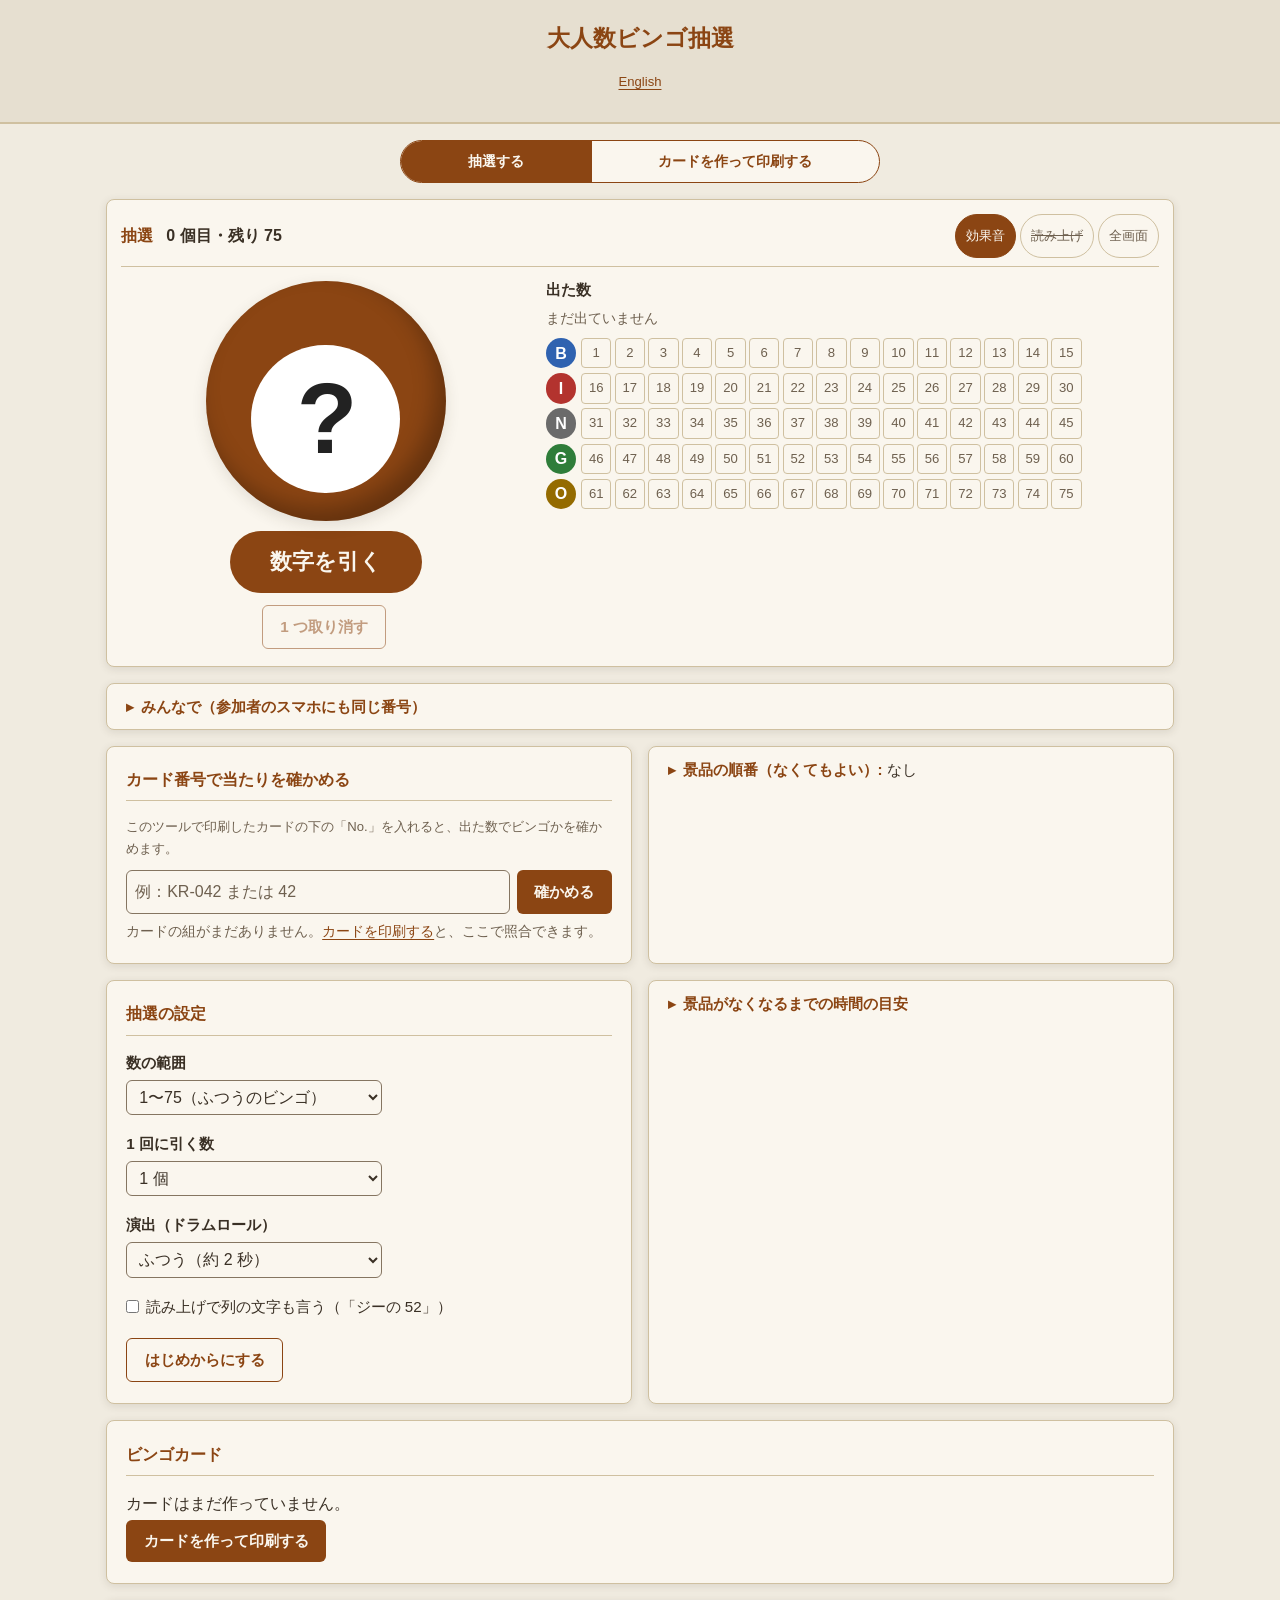
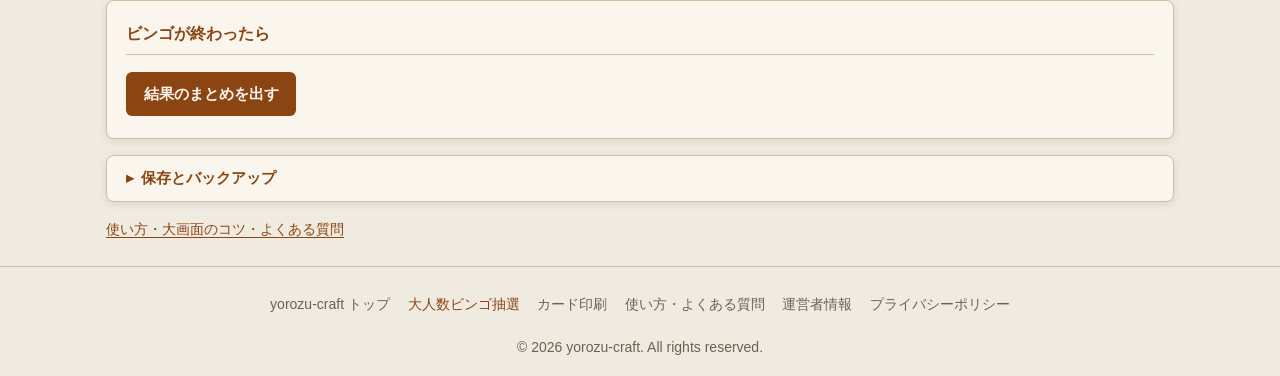
<file: index.html>
<!DOCTYPE html>
<html lang="ja" data-skin="base">
<head>
  <meta charset="UTF-8">
  <meta name="viewport" content="width=device-width, initial-scale=1.0">
  <title>大人数ビンゴ抽選（無料・登録なし・カード印刷つき）｜yorozu-craft</title>
  <meta name="description" content="登録なし・無料のビンゴ抽選アプリ。大画面・効果音・読み上げ、ビンゴカード印刷（最大200枚）とカード番号での当たり照合。忘年会・新年会の幹事に。オフラインでも使えます。">
  <meta name="robots" content="index, follow">
  <link rel="canonical" href="https://yorozu-craft.com/bingo/">
  <link rel="alternate" hreflang="ja" href="https://yorozu-craft.com/bingo/">
  <link rel="alternate" hreflang="en" href="https://yorozu-craft.com/bingo/en/">
  <link rel="alternate" hreflang="x-default" href="https://yorozu-craft.com/bingo/">

  <meta property="og:title" content="大人数ビンゴ抽選｜yorozu-craft">
  <meta property="og:description" content="登録なし・無料のビンゴ抽選アプリ。大画面・効果音・読み上げ、ビンゴカード印刷（最大200枚）とカード番号での当たり照合。忘年会・新年会の幹事に。">
  <meta property="og:type" content="website">
  <meta property="og:url" content="https://yorozu-craft.com/bingo/">
  <meta property="og:site_name" content="yorozu-craft">
  <meta property="og:locale" content="ja_JP">
  <meta property="og:image" content="https://yorozu-craft.com/bingo/og-image.png">
  <meta property="og:image:width" content="1200">
  <meta property="og:image:height" content="630">
  <meta name="twitter:card" content="summary_large_image">
  <meta name="theme-color" content="#8b4513" media="(prefers-color-scheme: light)">
  <meta name="theme-color" content="#1c1814" media="(prefers-color-scheme: dark)">

  <script type="application/ld+json">
  {
    "@context": "https://schema.org",
    "@type": "WebApplication",
    "name": "大人数ビンゴ抽選",
    "description": "登録なし・無料のビンゴ抽選アプリ。大画面・効果音・読み上げ、ビンゴカード印刷（最大200枚）とカード番号での当たり照合。忘年会・新年会の幹事に。オフラインでも使えます。",
    "url": "https://yorozu-craft.com/bingo/",
    "applicationCategory": "UtilitiesApplication",
    "operatingSystem": "All",
    "offers": { "@type": "Offer", "price": "0", "priceCurrency": "JPY" },
    "inLanguage": "ja"
  }
  </script>

  <!-- Google AdSense: 抽選画面はプロジェクターに全画面で映して操作するので、自動広告がボタンや数字を隠さないよう meta だけ（README「ツールを追加するとき」5。広告はカード印刷・使い方のページで出す） -->
  <meta name="google-adsense-account" content="ca-pub-5375267956079717">

  <link rel="icon" href="./favicon.svg" type="image/svg+xml">
  <link rel="apple-touch-icon" href="./apple-touch-icon.png">
  <link rel="manifest" href="./manifest.webmanifest">
  <link rel="stylesheet" href="./style.css">
</head>
<body>

  <header class="app-header">
    <h1>大人数ビンゴ抽選</h1>
    <p class="lang-switch"><a href="./en/" hreflang="en" lang="en">English</a></p>
  </header>

  <main class="app-main wide">

    <!-- 抽選とカード印刷の切り替え（カード印刷は別ページ。全画面・印刷では出さない） -->
    <nav class="mode-switch" aria-label="ビンゴのページ">
      <a href="./" aria-current="page">抽選する</a>
      <a href="./cards.html">カードを作って印刷する</a>
    </nav>

    <!-- 抽選（全画面にする部分） -->
    <section id="stage" class="card stage" aria-labelledby="stage-heading">
      <div class="stage-bar">
        <h2 id="stage-heading" class="stage-title">抽選</h2>
        <p id="stage-count" class="stage-count">0 個目・残り 75</p>
        <div class="stage-tools">
          <button type="button" id="btn-sound" class="icon-btn" aria-pressed="true" title="効果音（M）">効果音</button>
          <button type="button" id="btn-voice" class="icon-btn" aria-pressed="false" title="読み上げ（V）">読み上げ</button>
          <button type="button" id="btn-full" class="icon-btn" title="全画面（F）">全画面</button>
        </div>
      </div>

      <div class="stage-body">
        <div class="ball-area">
          <div id="ball" class="ball" aria-hidden="true"><span id="ball-letter" class="ball-letter"></span><span id="ball-num" class="ball-num">?</span></div>
          <p id="batch" class="batch" hidden></p>
          <p id="announce" class="visually-hidden" aria-live="assertive"></p>
          <div class="draw-row">
            <button type="button" id="btn-draw" class="btn btn-draw">数字を引く</button>
          </div>
          <div class="sub-row">
            <button type="button" id="btn-undo" class="btn btn-ghost">1 つ取り消す</button>
            <span id="next-prize" class="next-prize" hidden></span>
          </div>
          <p id="set-status" class="set-status" hidden></p>
          <p id="room-badge" class="room-badge" hidden></p>
        </div>

        <div class="history-area">
          <h3 class="history-title">出た数</h3>
          <p id="recent" class="recent"></p>
          <div id="board" class="board"></div>
        </div>
      </div>
    </section>

    <!-- みんなで（参加者のスマホにも同じ番号。yorozu-plans ROADMAP 7.36.2 K146、企画書 83） -->
    <details class="card opt" id="room">
      <summary>みんなで（参加者のスマホにも同じ番号）</summary>
      <p class="hint">参加者は QR か部屋コードで入ります。カードは各自のスマホの中で作り、リーチ・ビンゴもスマホが知らせます。名前は送りません。部屋が持つのは引いた番号の列とビンゴの数だけで、3 時間で消えます。</p>
      <div id="room-off">
        <button type="button" id="room-create" class="btn">部屋を作る</button>
      </div>
      <div id="room-on" class="room-on" hidden>
        <div id="room-qr" class="room-qr"></div>
        <div>
          <p>部屋コード <strong id="room-code" class="room-code"></strong></p>
          <p class="small"><a id="room-url" href="./join/" target="_blank" rel="noopener"></a></p>
          <p id="room-live" class="room-live" aria-live="polite"></p>
          <button type="button" id="room-copy" class="btn">参加の URL をコピー</button>
          <button type="button" id="room-close" class="btn btn-ghost">部屋を閉じる</button>
          <!-- 司会の大画面の発表（別館 K182、D347）。部屋コードは URL に入れない（発表の画面で入れる）。日本語だけ（別館に英語版が無い） -->
          <p class="small"><a href="/hade/bingo/">大きな画面で発表する（別館）</a></p>
        </div>
      </div>
      <p id="room-msg" class="small" aria-live="polite"></p>
    </details>

    <div class="grid-2">

      <!-- 当たりの照合 -->
      <section class="card" id="check" aria-labelledby="check-heading">
        <h2 id="check-heading">カード番号で当たりを確かめる</h2>
        <p class="hint">このツールで印刷したカードの下の「No.」を入れると、出た数でビンゴかを確かめます。</p>
        <form id="check-form" class="inline-form">
          <label for="check-id" class="visually-hidden">カード番号</label>
          <input type="text" id="check-id" autocomplete="off" placeholder="例：KR-042 または 42">
          <button type="submit" class="btn">確かめる</button>
        </form>
        <div id="check-result" class="check-result" aria-live="polite"></div>
        <p id="check-noset" class="small">カードの組がまだありません。<a href="./cards.html">カードを印刷する</a>と、ここで照合できます。</p>
      </section>

      <!-- 景品（なくてもよいので折りたたむ。summary に今の個数） -->
      <details class="card opt" id="prizes">
        <summary>景品の順番（なくてもよい）: <span class="opt-state" id="prize-state"></span></summary>
        <p class="hint">渡す順に並べておくと、抽選画面に「次の景品」が出ます。</p>
        <ol id="prize-list" class="prize-list"></ol>
        <form id="prize-form" class="inline-form">
          <label for="prize-name" class="visually-hidden">景品の名前</label>
          <input type="text" id="prize-name" maxlength="40" placeholder="例：1等 ワイヤレスイヤホン">
          <button type="submit" class="btn">足す</button>
        </form>
        <details class="bulk">
          <summary>まとめて入れる（1 行に 1 つ）</summary>
          <label for="prize-bulk" class="visually-hidden">景品を 1 行に 1 つ</label>
          <textarea id="prize-bulk" rows="5" placeholder="1等 ワイヤレスイヤホン&#10;2等 ギフト券 3,000円&#10;3等 お菓子セット"></textarea>
          <button type="button" id="prize-bulk-add" class="btn">下に足す</button>
        </details>
      </details>

      <!-- 設定 -->
      <section class="card" id="settings" aria-labelledby="settings-heading">
        <h2 id="settings-heading">抽選の設定</h2>
        <div class="field">
          <label for="range">数の範囲</label>
          <select id="range">
            <option value="75">1〜75（ふつうのビンゴ）</option>
            <option value="50">1〜50</option>
            <option value="90">1〜90</option>
            <option value="100">1〜100</option>
            <option value="custom">自分で決める（番号札の抽選など）</option>
          </select>
          <div id="custom-range" class="range-inputs" hidden>
            <label for="min" class="visually-hidden">いちばん小さい数</label>
            <input type="number" id="min" inputmode="numeric" min="1" max="998" value="1">
            <span>〜</span>
            <label for="max" class="visually-hidden">いちばん大きい数</label>
            <input type="number" id="max" inputmode="numeric" min="2" max="999" value="75">
          </div>
          <p id="range-lock" class="hint" hidden>抽選の途中は変えられません。変えるときは「はじめからにする」から。</p>
        </div>
        <div class="field">
          <label for="per">1 回に引く数</label>
          <select id="per">
            <option value="1">1 個</option>
            <option value="2">2 個（時間を半分に）</option>
            <option value="3">3 個</option>
            <option value="4">4 個</option>
            <option value="5">5 個</option>
          </select>
        </div>
        <div class="field">
          <label for="effect">演出（ドラムロール）</label>
          <select id="effect">
            <option value="normal">ふつう（約 2 秒）</option>
            <option value="short">短く（約 0.6 秒）</option>
            <option value="off">なし（すぐ出す）</option>
          </select>
        </div>
        <div class="field">
          <label class="check-label"><input type="checkbox" id="say-letter"> 読み上げで列の文字も言う（「ジーの 52」）</label>
        </div>
        <button type="button" id="btn-reset" class="btn btn-ghost">はじめからにする</button>
      </section>

      <!-- 時間の目安（一部の人だけが使うので折りたたむ。WRITING.md 1 章・SCREEN.md 1.1 の 4） -->
      <details class="card opt" id="estimate">
        <summary>景品がなくなるまでの時間の目安</summary>
        <p class="hint">人数と景品の数から、景品の数だけビンゴが出るまでに数をいくつ引くかを、ためしに 300 回抽選して数えます。</p>
        <div class="est-inputs">
          <div class="field"><label for="est-people">参加人数（配るカード）</label><input type="number" id="est-people" inputmode="numeric" min="1" max="200" value="50"></div>
          <div class="field"><label for="est-prizes">景品の数</label><input type="number" id="est-prizes" inputmode="numeric" min="1" max="200" value="10"></div>
          <div class="field"><label for="est-sec">1 回にかかる秒数</label><input type="number" id="est-sec" inputmode="numeric" min="3" max="120" value="15"></div>
        </div>
        <button type="button" id="btn-estimate" class="btn">目安を出す</button>
        <div id="est-result" class="est-result" aria-live="polite"></div>
      </details>

    </div>

    <section class="card" id="cards-link" aria-labelledby="cards-link-heading">
      <h2 id="cards-link-heading">ビンゴカード</h2>
      <p id="cards-summary">カードはまだ作っていません。</p>
      <p><a class="btn" href="./cards.html">カードを作って印刷する</a></p>
    </section>

    <!-- 終わったら（結果のまとめ。ほかのツールへの導線はここだけ。README「ツールを追加するとき」21） -->
    <section class="card" id="finish" aria-labelledby="finish-heading">
      <h2 id="finish-heading">ビンゴが終わったら</h2>
      <button type="button" id="btn-finish" class="btn">結果のまとめを出す</button>
      <div id="summary" hidden>
        <pre id="summary-text" class="summary-text"></pre>
        <button type="button" id="btn-copy-summary" class="btn">まとめをコピー</button>
        <p id="copy-msg" class="small" aria-live="polite"></p>
        <ul class="next-links">
          <li>会費の清算は → <a href="../easy-split/">傾斜割り勘（幹事 0 円・2 次会の合算も）</a></li>
          <li>次の順番決めや罰ゲームは → <a href="../web-roulette/">ルーレット</a></li>
        </ul>
      </div>
    </section>

    <details class="card opt" id="backup">
      <summary>保存とバックアップ</summary>
      <p class="hint">出た数・景品・カードの設定は、この端末のブラウザにだけ自動で保存され、外部には送信されません。書き出し・読み込み・消去はこの画面のボタンから。</p>
      <button type="button" id="backup-export" class="btn">ファイルに書き出す</button>
      <button type="button" id="backup-import" class="btn">ファイルから読み込む</button>
      <button type="button" class="btn btn-ghost" data-reset-storage="bingo_">保存した内容をすべて消す（初期状態に戻す）</button>
      <input type="file" id="backup-file" accept=".json,application/json" hidden>
      <p id="backup-msg" class="small" aria-live="polite"></p>
    </details>

    <p class="small"><a href="./guide.html">使い方・大画面のコツ・よくある質問</a></p>

  </main>

  <footer class="app-footer">
    <nav class="footer-nav" aria-label="フッターナビゲーション">
      <ul>
        <li><a href="../">yorozu-craft トップ</a></li>
        <li><a href="./" aria-current="page">大人数ビンゴ抽選</a></li>
        <li><a href="./cards.html">カード印刷</a></li>
        <li><a href="./guide.html">使い方・よくある質問</a></li>
        <li><a href="../about.html">運営者情報</a></li>
        <li><a href="../privacy-policy.html">プライバシーポリシー</a></li>
      </ul>
    </nav>
    <p>&copy; 2026 yorozu-craft. All rights reserved.</p>
  </footer>

  <script src="./text.js"></script>
  <script src="./calc.js"></script>
  <script src="./common.js"></script>
  <script src="./reset-storage.js"></script>
  <script src="./room.js"></script>
  <script src="./main.js"></script>
  <!-- Cloudflare Web Analytics（Cookie を使わないアクセス解析） --><script type='module' src='https://static.cloudflareinsights.com/beacon.min.js' data-cf-beacon='{"token": "b79bf821e1fd4b6683866d493b1de426"}'></script><!-- End Cloudflare Web Analytics -->
</body>
</html>
</file>
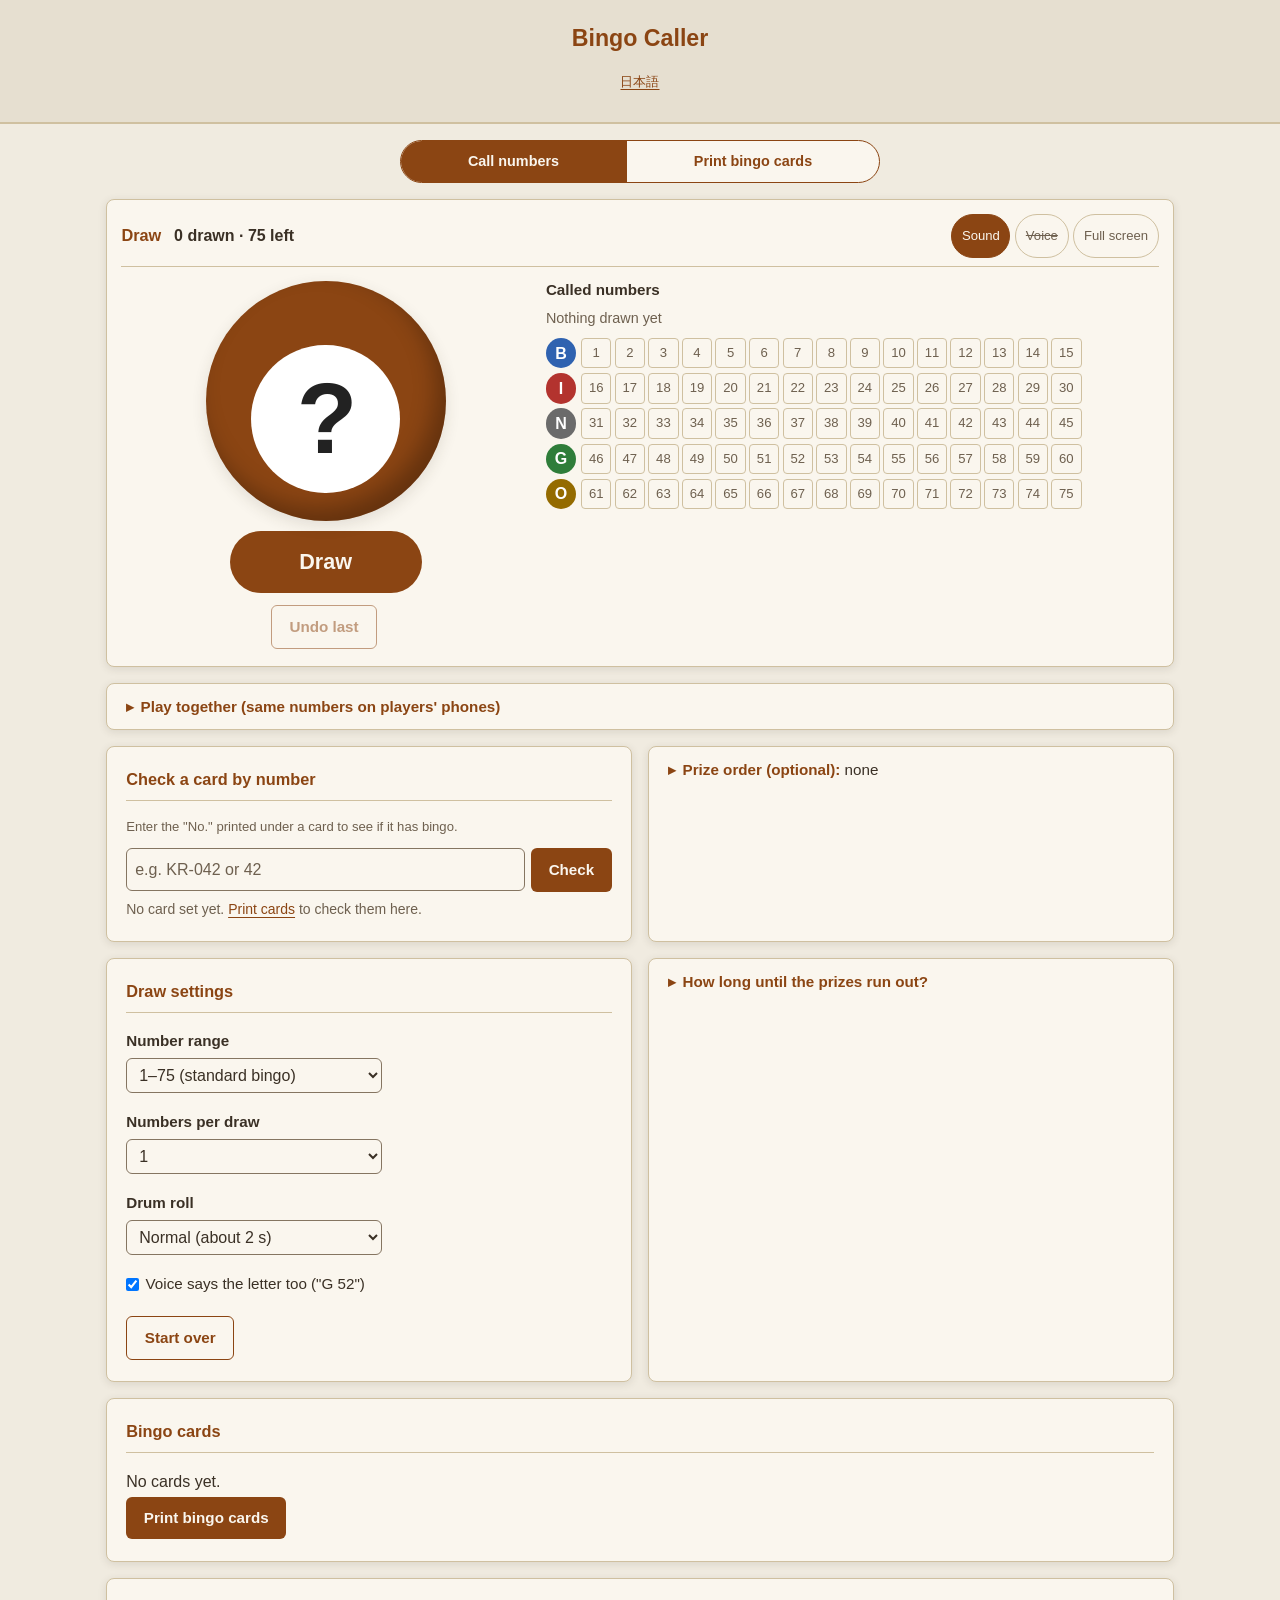
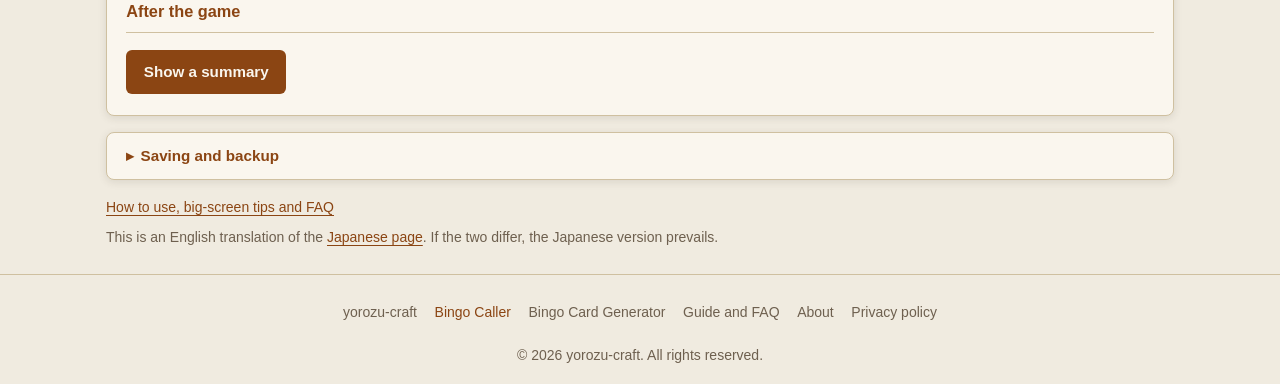
<file: en/index.html>
<!DOCTYPE html>
<html lang="en" data-skin="base">
<head>
  <meta charset="UTF-8">
  <meta name="viewport" content="width=device-width, initial-scale=1.0">
  <title>Bingo Caller (free, no sign-up, printable cards) | yorozu-craft</title>
  <meta name="description" content="Free online bingo caller for a projector or TV: drum roll, voice calls (&quot;B 12&quot;), 1–75 board, and printable bingo cards you can check by card number. No sign-up. Works offline.">
  <meta name="robots" content="index, follow">
  <link rel="canonical" href="https://yorozu-craft.com/bingo/en/">
  <link rel="alternate" hreflang="ja" href="https://yorozu-craft.com/bingo/">
  <link rel="alternate" hreflang="en" href="https://yorozu-craft.com/bingo/en/">
  <link rel="alternate" hreflang="x-default" href="https://yorozu-craft.com/bingo/">

  <meta property="og:title" content="Bingo Caller | yorozu-craft">
  <meta property="og:description" content="Free online bingo caller for a projector or TV, with voice calls and printable bingo cards you can check by card number. No sign-up.">
  <meta property="og:type" content="website">
  <meta property="og:url" content="https://yorozu-craft.com/bingo/en/">
  <meta property="og:site_name" content="yorozu-craft">
  <meta property="og:locale" content="en_US">
  <meta property="og:locale:alternate" content="ja_JP">
  <meta property="og:image" content="https://yorozu-craft.com/bingo/og-image.png">
  <meta property="og:image:width" content="1200">
  <meta property="og:image:height" content="630">
  <meta name="twitter:card" content="summary_large_image">
  <meta name="theme-color" content="#8b4513" media="(prefers-color-scheme: light)">
  <meta name="theme-color" content="#1c1814" media="(prefers-color-scheme: dark)">

  <script type="application/ld+json">
  {
    "@context": "https://schema.org",
    "@type": "WebApplication",
    "name": "Bingo Caller",
    "description": "Free online bingo caller for a projector or TV, with voice calls and printable bingo cards you can check by card number. No sign-up. Works offline.",
    "url": "https://yorozu-craft.com/bingo/en/",
    "applicationCategory": "UtilitiesApplication",
    "operatingSystem": "All",
    "offers": { "@type": "Offer", "price": "0", "priceCurrency": "USD" },
    "inLanguage": "en"
  }
  </script>

  <!-- Google AdSense: 抽選画面は全画面で映して操作するので meta だけ（日本語の抽選画面と同じ。README「ツールを追加するとき」5・23） -->
  <meta name="google-adsense-account" content="ca-pub-5375267956079717">

  <link rel="icon" href="../favicon.svg" type="image/svg+xml">
  <link rel="apple-touch-icon" href="../apple-touch-icon.png">
  <link rel="manifest" href="../manifest.webmanifest">
  <link rel="stylesheet" href="../style.css">
</head>
<body>

  <header class="app-header">
    <h1>Bingo Caller</h1>
    <p class="lang-switch"><a href="../" hreflang="ja" lang="ja">日本語</a></p>
  </header>

  <main class="app-main wide">

    <nav class="mode-switch" aria-label="Bingo pages">
      <a href="./" aria-current="page">Call numbers</a>
      <a href="./cards.html">Print bingo cards</a>
    </nav>

    <!-- 抽選（全画面にする部分） -->
    <section id="stage" class="card stage" aria-labelledby="stage-heading">
      <div class="stage-bar">
        <h2 id="stage-heading" class="stage-title">Draw</h2>
        <p id="stage-count" class="stage-count">0 drawn · 75 left</p>
        <div class="stage-tools">
          <button type="button" id="btn-sound" class="icon-btn" aria-pressed="true" title="Sound (M)">Sound</button>
          <button type="button" id="btn-voice" class="icon-btn" aria-pressed="false" title="Voice (V)">Voice</button>
          <button type="button" id="btn-full" class="icon-btn" title="Full screen (F)">Full screen</button>
        </div>
      </div>

      <div class="stage-body">
        <div class="ball-area">
          <div id="ball" class="ball" aria-hidden="true"><span id="ball-letter" class="ball-letter"></span><span id="ball-num" class="ball-num">?</span></div>
          <p id="batch" class="batch" hidden></p>
          <p id="announce" class="visually-hidden" aria-live="assertive"></p>
          <div class="draw-row">
            <button type="button" id="btn-draw" class="btn btn-draw">Draw</button>
          </div>
          <div class="sub-row">
            <button type="button" id="btn-undo" class="btn btn-ghost">Undo last</button>
            <span id="next-prize" class="next-prize" hidden></span>
          </div>
          <p id="set-status" class="set-status" hidden></p>
          <p id="room-badge" class="room-badge" hidden></p>
        </div>

        <div class="history-area">
          <h3 class="history-title">Called numbers</h3>
          <p id="recent" class="recent"></p>
          <div id="board" class="board"></div>
        </div>
      </div>
    </section>

    <!-- Play together (yorozu-plans ROADMAP 7.36.2 K146) -->
    <details class="card opt" id="room">
      <summary>Play together (same numbers on players' phones)</summary>
      <p class="hint">Players join with the QR code or the room code. Each phone makes its own card and tells the player about reach and bingo. No names are sent. The room keeps only the called numbers and the bingo count, and is deleted after 3 hours.</p>
      <div id="room-off">
        <button type="button" id="room-create" class="btn">Open a room</button>
      </div>
      <div id="room-on" class="room-on" hidden>
        <div id="room-qr" class="room-qr"></div>
        <div>
          <p>Room code <strong id="room-code" class="room-code"></strong></p>
          <p class="small"><a id="room-url" href="./join/" target="_blank" rel="noopener"></a></p>
          <p id="room-live" class="room-live" aria-live="polite"></p>
          <button type="button" id="room-copy" class="btn">Copy the join link</button>
          <button type="button" id="room-close" class="btn btn-ghost">Close the room</button>
        </div>
      </div>
      <p id="room-msg" class="small" aria-live="polite"></p>
    </details>

    <div class="grid-2">

      <section class="card" id="check" aria-labelledby="check-heading">
        <h2 id="check-heading">Check a card by number</h2>
        <p class="hint">Enter the "No." printed under a card to see if it has bingo.</p>
        <form id="check-form" class="inline-form">
          <label for="check-id" class="visually-hidden">Card number</label>
          <input type="text" id="check-id" autocomplete="off" placeholder="e.g. KR-042 or 42">
          <button type="submit" class="btn">Check</button>
        </form>
        <div id="check-result" class="check-result" aria-live="polite"></div>
        <p id="check-noset" class="small">No card set yet. <a href="./cards.html">Print cards</a> to check them here.</p>
      </section>

      <details class="card opt" id="prizes">
        <summary>Prize order (optional): <span class="opt-state" id="prize-state"></span></summary>
        <p class="hint">List prizes in the order you give them; the next prize shows on the draw screen.</p>
        <ol id="prize-list" class="prize-list"></ol>
        <form id="prize-form" class="inline-form">
          <label for="prize-name" class="visually-hidden">Prize name</label>
          <input type="text" id="prize-name" maxlength="40" placeholder="e.g. 1st prize: wireless earbuds">
          <button type="submit" class="btn">Add</button>
        </form>
        <details class="bulk">
          <summary>Add several (one per line)</summary>
          <label for="prize-bulk" class="visually-hidden">Prizes, one per line</label>
          <textarea id="prize-bulk" rows="5" placeholder="1st prize: wireless earbuds&#10;2nd prize: $30 gift card&#10;3rd prize: snack box"></textarea>
          <button type="button" id="prize-bulk-add" class="btn">Add to list</button>
        </details>
      </details>

      <section class="card" id="settings" aria-labelledby="settings-heading">
        <h2 id="settings-heading">Draw settings</h2>
        <div class="field">
          <label for="range">Number range</label>
          <select id="range">
            <option value="75">1–75 (standard bingo)</option>
            <option value="50">1–50</option>
            <option value="90">1–90</option>
            <option value="100">1–100</option>
            <option value="custom">Custom (e.g. raffle tickets)</option>
          </select>
          <div id="custom-range" class="range-inputs" hidden>
            <label for="min" class="visually-hidden">Lowest number</label>
            <input type="number" id="min" inputmode="numeric" min="1" max="998" value="1">
            <span>–</span>
            <label for="max" class="visually-hidden">Highest number</label>
            <input type="number" id="max" inputmode="numeric" min="2" max="999" value="75">
          </div>
          <p id="range-lock" class="hint" hidden>Locked during a game. Press "Start over" to change it.</p>
        </div>
        <div class="field">
          <label for="per">Numbers per draw</label>
          <select id="per">
            <option value="1">1</option>
            <option value="2">2 (half the time)</option>
            <option value="3">3</option>
            <option value="4">4</option>
            <option value="5">5</option>
          </select>
        </div>
        <div class="field">
          <label for="effect">Drum roll</label>
          <select id="effect">
            <option value="normal">Normal (about 2 s)</option>
            <option value="short">Short (about 0.6 s)</option>
            <option value="off">Off (show at once)</option>
          </select>
        </div>
        <div class="field">
          <label class="check-label"><input type="checkbox" id="say-letter"> Voice says the letter too ("G 52")</label>
        </div>
        <button type="button" id="btn-reset" class="btn btn-ghost">Start over</button>
      </section>

      <details class="card opt" id="estimate">
        <summary>How long until the prizes run out?</summary>
        <p class="hint">From the number of players and prizes, this runs 300 practice games and counts how many numbers it takes to get that many bingos.</p>
        <div class="est-inputs">
          <div class="field"><label for="est-people">Players (cards handed out)</label><input type="number" id="est-people" inputmode="numeric" min="1" max="200" value="50"></div>
          <div class="field"><label for="est-prizes">Prizes</label><input type="number" id="est-prizes" inputmode="numeric" min="1" max="200" value="10"></div>
          <div class="field"><label for="est-sec">Seconds per draw</label><input type="number" id="est-sec" inputmode="numeric" min="3" max="120" value="15"></div>
        </div>
        <button type="button" id="btn-estimate" class="btn">Estimate</button>
        <div id="est-result" class="est-result" aria-live="polite"></div>
      </details>

    </div>

    <section class="card" id="cards-link" aria-labelledby="cards-link-heading">
      <h2 id="cards-link-heading">Bingo cards</h2>
      <p id="cards-summary">No cards yet.</p>
      <p><a class="btn" href="./cards.html">Print bingo cards</a></p>
    </section>

    <section class="card" id="finish" aria-labelledby="finish-heading">
      <h2 id="finish-heading">After the game</h2>
      <button type="button" id="btn-finish" class="btn">Show a summary</button>
      <div id="summary" hidden>
        <pre id="summary-text" class="summary-text"></pre>
        <button type="button" id="btn-copy-summary" class="btn">Copy summary</button>
        <p id="copy-msg" class="small" aria-live="polite"></p>
      </div>
    </section>

    <details class="card opt" id="backup">
      <summary>Saving and backup</summary>
      <p class="hint">Drawn numbers, prizes and card settings are saved automatically in this browser only and never sent anywhere. Export, import or delete it with the buttons below.</p>
      <button type="button" id="backup-export" class="btn">Export to file</button>
      <button type="button" id="backup-import" class="btn">Import from file</button>
      <button type="button" class="btn btn-ghost" data-reset-storage="bingo_">Delete everything saved (reset)</button>
      <input type="file" id="backup-file" accept=".json,application/json" hidden>
      <p id="backup-msg" class="small" aria-live="polite"></p>
    </details>

    <p class="small"><a href="./guide.html">How to use, big-screen tips and FAQ</a></p>

    <p class="small translation-note">This is an English translation of the <a href="../" hreflang="ja">Japanese page</a>. If the two differ, the Japanese version prevails.</p>
  </main>

  <footer class="app-footer">
    <nav class="footer-nav" aria-label="Footer">
      <ul>
        <li><a href="../../en/">yorozu-craft</a></li>
        <li><a href="./" aria-current="page">Bingo Caller</a></li>
        <li><a href="./cards.html">Bingo Card Generator</a></li>
        <li><a href="./guide.html">Guide and FAQ</a></li>
        <li><a href="../../en/about.html">About</a></li>
        <li><a href="../../en/privacy-policy.html">Privacy policy</a></li>
      </ul>
    </nav>
    <p>&copy; 2026 yorozu-craft. All rights reserved.</p>
  </footer>

  <script src="../text.js"></script>
  <script src="../calc.js"></script>
  <script src="../common.js"></script>
  <script src="../reset-storage.js"></script>
  <script src="../room.js"></script>
  <script src="../main.js"></script>
  <!-- Cloudflare Web Analytics（Cookie を使わないアクセス解析） --><script type='module' src='https://static.cloudflareinsights.com/beacon.min.js' data-cf-beacon='{"token": "b79bf821e1fd4b6683866d493b1de426"}'></script><!-- End Cloudflare Web Analytics -->
</body>
</html>
</file>
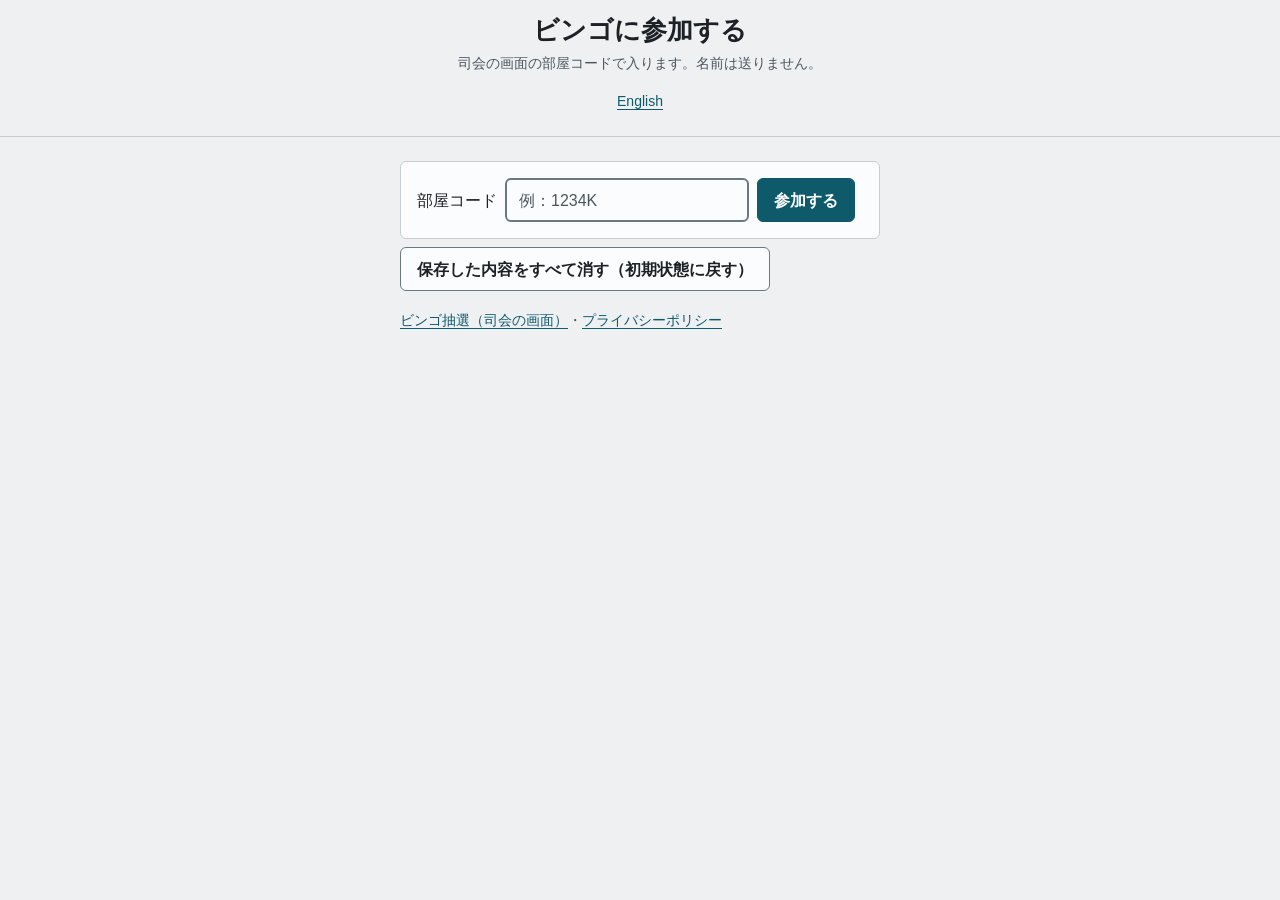
<file: join/index.html>
<!DOCTYPE html>
<html lang="ja">
<head>
  <meta charset="UTF-8">
  <meta name="viewport" content="width=device-width, initial-scale=1.0">
  <title>ビンゴに参加する（みんなで）｜yorozu-craft</title>
  <meta name="description" content="司会の部屋コードで、スマホからビンゴに参加します。カードはこのスマホの中で作り、引いた番号が同時に出ます。">
  <!-- 部屋ごとの入口なので検索には出さない（sitemap にも入れない。yorozu-plans 企画書 83） -->
  <meta name="robots" content="noindex">
  <meta name="theme-color" content="#eef0f2" media="(prefers-color-scheme: light)">
  <meta name="theme-color" content="#15191d" media="(prefers-color-scheme: dark)">
  <link rel="icon" href="../favicon.svg" type="image/svg+xml">
  <link rel="manifest" href="/bingo/manifest.webmanifest">
  <link rel="apple-touch-icon" href="../apple-touch-icon.png">
  <link rel="stylesheet" href="../style.css">
</head>
<body>

  <header class="app-header">
    <h1>ビンゴに参加する</h1>
    <p class="subtitle">司会の画面の部屋コードで入ります。名前は送りません。</p>
    <p class="lang-switch"><a href="../en/join/" hreflang="en" lang="en">English</a></p>
  </header>

  <main class="app-main join-main">

    <form id="join-form" class="card inline-form">
      <label for="code">部屋コード</label>
      <input type="text" id="code" autocomplete="off" autocapitalize="characters" maxlength="8" placeholder="例：1234K">
      <button type="submit" class="btn">参加する</button>
      <p id="join-msg" class="small" aria-live="polite"></p>
    </form>

    <section id="play" class="card" hidden aria-labelledby="joined">
      <h2 id="joined"></h2>
      <p class="join-last-line"><span class="small">最後の数</span> <strong id="last" class="join-last">–</strong> <span id="count" class="small"></span></p>
      <p id="status" class="join-status" aria-live="polite"></p>
      <table id="card" class="join-card" aria-label="あなたのカード"></table>
      <p class="small">出た数は自動で印が付きます。カードはこのスマホの中だけにあり、閉じて開き直しても同じカードです。</p>
      <p id="drawn" class="join-drawn small"></p>
      <p id="conn" class="small" aria-live="polite"></p>
    </section>

    <p><button type="button" class="btn" data-reset-storage="bingo_">保存した内容をすべて消す（初期状態に戻す）</button></p>

    <p class="small"><a href="../">ビンゴ抽選（司会の画面）</a>・<a href="../../privacy-policy.html">プライバシーポリシー</a></p>
  </main>

  <script src="../text.js"></script>
  <script src="../calc.js"></script>
  <script src="../reset-storage.js"></script>
  <script src="../room.js"></script>
  <script src="../join.js"></script>
</body>
</html>
</file>
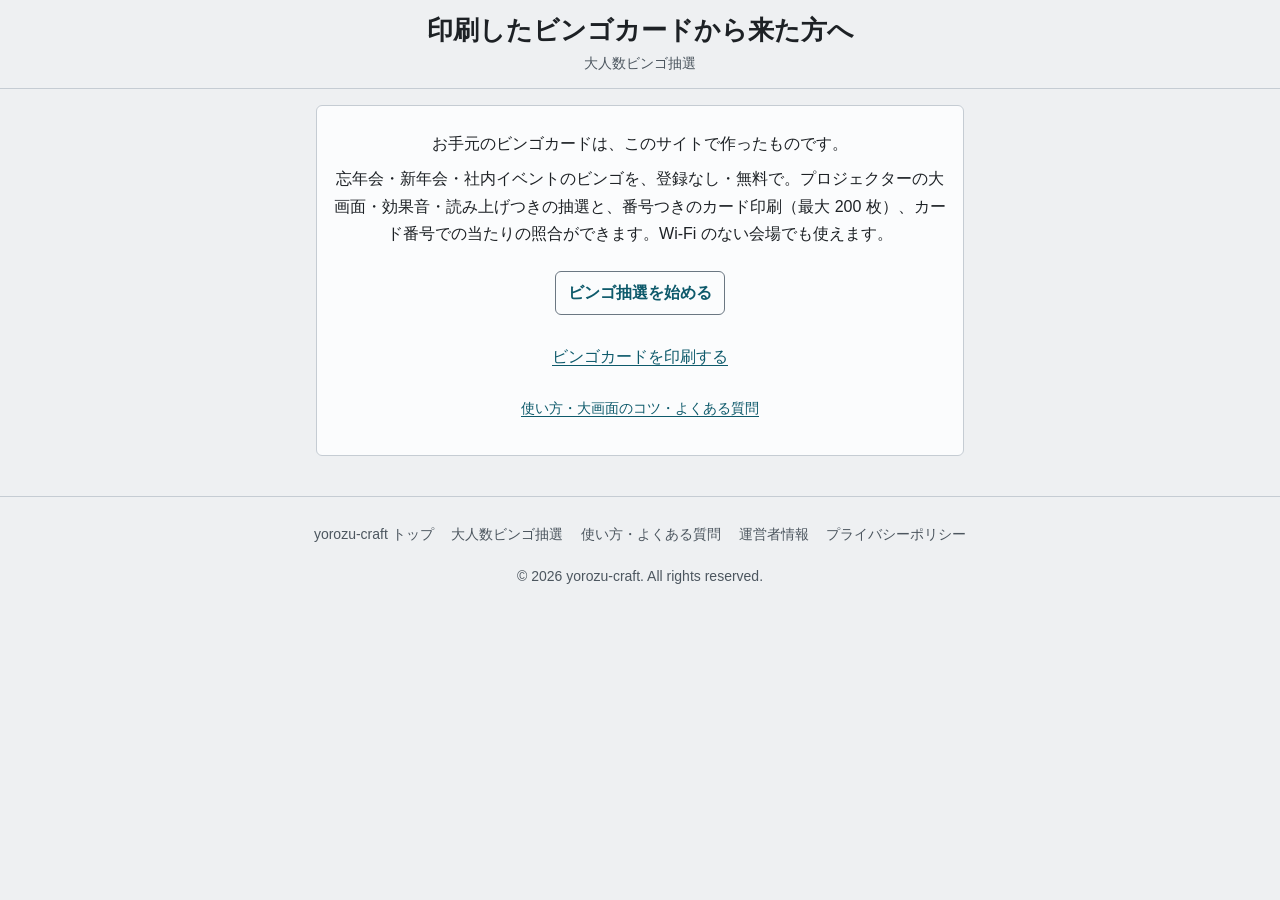
<file: print/index.html>
<!DOCTYPE html>
<html lang="ja">
<head>
  <meta charset="UTF-8">
  <meta name="viewport" content="width=device-width, initial-scale=1.0">
  <title>印刷したビンゴカードから来た方へ｜大人数ビンゴ抽選｜yorozu-craft</title>
  <meta name="description" content="印刷したビンゴカードの「yorozu-craft.com/bingo/print/ で作成」から来た方へ。ビンゴの抽選とカードの印刷が、登録なし・無料でできます。">
  <!-- 印刷したカードのクレジットから来た人の着地ページ。検索には出さない（sitemap にも載せない） -->
  <meta name="robots" content="noindex">
  <link rel="canonical" href="https://yorozu-craft.com/bingo/print/">
  <link rel="alternate" hreflang="ja" href="https://yorozu-craft.com/bingo/print/">
  <link rel="alternate" hreflang="en" href="https://yorozu-craft.com/bingo/en/print/">
  <link rel="alternate" hreflang="x-default" href="https://yorozu-craft.com/bingo/print/">
  <meta name="theme-color" content="#eef0f2" media="(prefers-color-scheme: light)">
  <meta name="theme-color" content="#15191d" media="(prefers-color-scheme: dark)">

  <!-- Google AdSense（サイト所有確認 + 広告配信スクリプト） -->
  <meta name="google-adsense-account" content="ca-pub-5375267956079717">
  <script async src="https://pagead2.googlesyndication.com/pagead/js/adsbygoogle.js?client=ca-pub-5375267956079717"
     crossorigin="anonymous"></script>

  <link rel="icon" href="../favicon.svg" type="image/svg+xml">
  <link rel="manifest" href="/bingo/manifest.webmanifest">
  <link rel="apple-touch-icon" href="../apple-touch-icon.png">
  <link rel="stylesheet" href="../style.css">
  <style>
    .landing { text-align: center; }
    .landing p { margin: var(--sp-2) 0; }
    .landing .chip { margin: var(--sp-4) 0 var(--sp-3); }
  </style>
</head>
<body>

  <header class="app-header">
    <h1>印刷したビンゴカードから来た方へ</h1>
    <p class="subtitle">大人数ビンゴ抽選</p>
  </header>

  <main class="app-main">
    <section class="card landing">
      <p>お手元のビンゴカードは、このサイトで作ったものです。</p>
      <p>忘年会・新年会・社内イベントのビンゴを、登録なし・無料で。プロジェクターの大画面・効果音・読み上げつきの抽選と、番号つきのカード印刷（最大 200 枚）、カード番号での当たりの照合ができます。Wi-Fi のない会場でも使えます。</p>
      <a class="chip" href="../">ビンゴ抽選を始める</a>
      <p><a href="../cards.html">ビンゴカードを印刷する</a></p>
      <p class="small"><a href="../guide.html">使い方・大画面のコツ・よくある質問</a></p>
    </section>
  </main>

  <footer class="app-footer">
    <nav class="footer-nav" aria-label="フッターナビゲーション">
      <ul>
        <li><a href="../../">yorozu-craft トップ</a></li>
        <li><a href="../">大人数ビンゴ抽選</a></li>
        <li><a href="../guide.html">使い方・よくある質問</a></li>
        <li><a href="../../about.html">運営者情報</a></li>
        <li><a href="../../privacy-policy.html">プライバシーポリシー</a></li>
      </ul>
    </nav>
    <p>&copy; 2026 yorozu-craft. All rights reserved.</p>
  </footer>

  <!-- Cloudflare Web Analytics（Cookie を使わないアクセス解析） --><script type='module' src='https://static.cloudflareinsights.com/beacon.min.js' data-cf-beacon='{"token": "b79bf821e1fd4b6683866d493b1de426"}'></script><!-- End Cloudflare Web Analytics -->
</body>
</html>
</file>
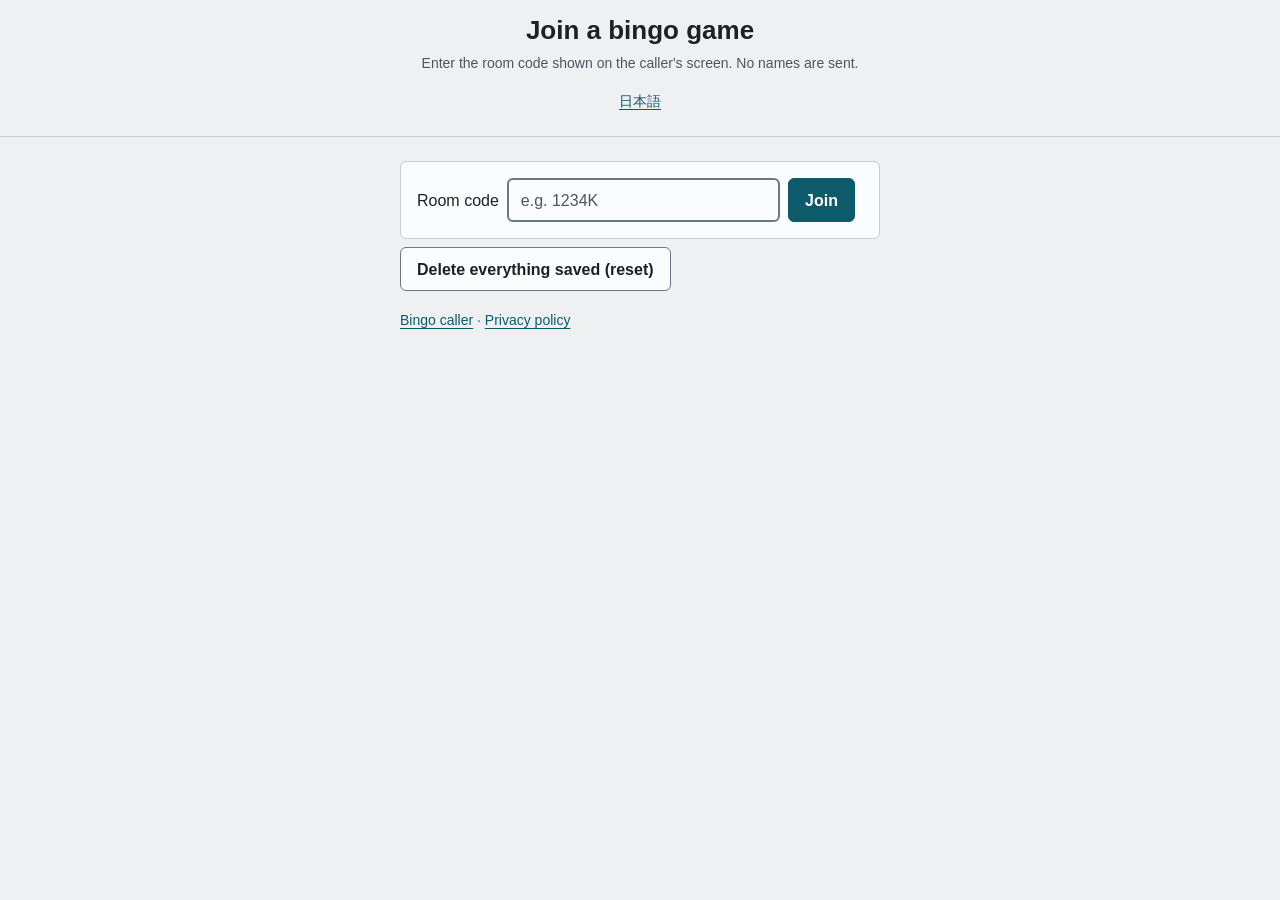
<file: en/join/index.html>
<!DOCTYPE html>
<html lang="en">
<head>
  <meta charset="UTF-8">
  <meta name="viewport" content="width=device-width, initial-scale=1.0">
  <title>Join a bingo game (play together) | yorozu-craft</title>
  <meta name="description" content="Join the caller's bingo room from your phone with the room code. Your card is made on this phone and called numbers appear as they are drawn.">
  <!-- An entrance for each room, so it stays out of search (and out of the sitemap). yorozu-plans plan 83 -->
  <meta name="robots" content="noindex">
  <meta name="theme-color" content="#eef0f2" media="(prefers-color-scheme: light)">
  <meta name="theme-color" content="#15191d" media="(prefers-color-scheme: dark)">
  <link rel="icon" href="../../favicon.svg" type="image/svg+xml">
  <link rel="manifest" href="/bingo/manifest.webmanifest">
  <link rel="apple-touch-icon" href="../../apple-touch-icon.png">
  <link rel="stylesheet" href="../../style.css">
</head>
<body>

  <header class="app-header">
    <h1>Join a bingo game</h1>
    <p class="subtitle">Enter the room code shown on the caller's screen. No names are sent.</p>
    <p class="lang-switch"><a href="../../join/" hreflang="ja" lang="ja">日本語</a></p>
  </header>

  <main class="app-main join-main">

    <form id="join-form" class="card inline-form">
      <label for="code">Room code</label>
      <input type="text" id="code" autocomplete="off" autocapitalize="characters" maxlength="8" placeholder="e.g. 1234K">
      <button type="submit" class="btn">Join</button>
      <p id="join-msg" class="small" aria-live="polite"></p>
    </form>

    <section id="play" class="card" hidden aria-labelledby="joined">
      <h2 id="joined"></h2>
      <p class="join-last-line"><span class="small">Last number</span> <strong id="last" class="join-last">–</strong> <span id="count" class="small"></span></p>
      <p id="status" class="join-status" aria-live="polite"></p>
      <table id="card" class="join-card" aria-label="Your card"></table>
      <p class="small">Called numbers are marked automatically. Your card exists only on this phone and stays the same if you close and reopen the page.</p>
      <p id="drawn" class="join-drawn small"></p>
      <p id="conn" class="small" aria-live="polite"></p>
    </section>

    <p><button type="button" class="btn" data-reset-storage="bingo_">Delete everything saved (reset)</button></p>

    <p class="small"><a href="../">Bingo caller</a> · <a href="../../../en/privacy-policy.html">Privacy policy</a></p>
  </main>

  <script src="../../text.js"></script>
  <script src="../../calc.js"></script>
  <script src="../../reset-storage.js"></script>
  <script src="../../room.js"></script>
  <script src="../../join.js"></script>
</body>
</html>
</file>
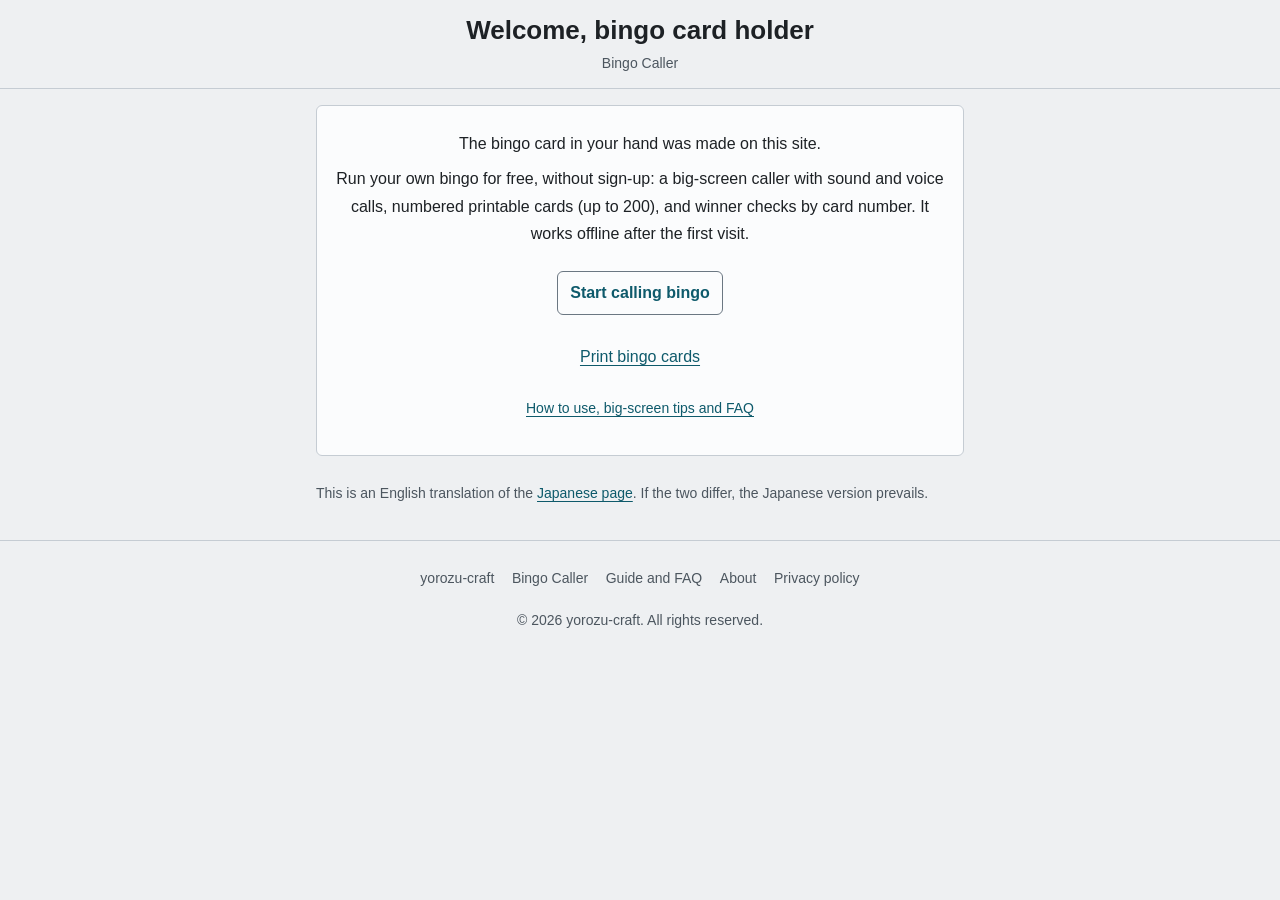
<file: en/print/index.html>
<!DOCTYPE html>
<html lang="en">
<head>
  <meta charset="UTF-8">
  <meta name="viewport" content="width=device-width, initial-scale=1.0">
  <title>Welcome, bingo card holder | Bingo Caller | yorozu-craft</title>
  <meta name="description" content="You came from the &quot;Made at yorozu-craft.com/bingo/en/print/&quot; line on a printed bingo card. Call bingo and print cards here, free and without sign-up.">
  <!-- 英語のカードのクレジットから来た人の着地ページ（README「ツールを追加するとき」22）。検索には出さない（sitemap にも載せない） -->
  <meta name="robots" content="noindex">
  <link rel="canonical" href="https://yorozu-craft.com/bingo/en/print/">
  <link rel="alternate" hreflang="ja" href="https://yorozu-craft.com/bingo/print/">
  <link rel="alternate" hreflang="en" href="https://yorozu-craft.com/bingo/en/print/">
  <link rel="alternate" hreflang="x-default" href="https://yorozu-craft.com/bingo/print/">
  <meta name="theme-color" content="#eef0f2" media="(prefers-color-scheme: light)">
  <meta name="theme-color" content="#15191d" media="(prefers-color-scheme: dark)">

  <!-- Google AdSense（サイト所有確認 + 広告配信スクリプト） -->
  <meta name="google-adsense-account" content="ca-pub-5375267956079717">
  <script async src="https://pagead2.googlesyndication.com/pagead/js/adsbygoogle.js?client=ca-pub-5375267956079717"
     crossorigin="anonymous"></script>

  <link rel="icon" href="../../favicon.svg" type="image/svg+xml">
  <link rel="manifest" href="/bingo/manifest.webmanifest">
  <link rel="apple-touch-icon" href="../../apple-touch-icon.png">
  <link rel="stylesheet" href="../../style.css">
  <style>
    .landing { text-align: center; }
    .landing p { margin: var(--sp-2) 0; }
    .landing .chip { margin: var(--sp-4) 0 var(--sp-3); }
  </style>
</head>
<body>

  <header class="app-header">
    <h1>Welcome, bingo card holder</h1>
    <p class="subtitle">Bingo Caller</p>
  </header>

  <main class="app-main">
    <section class="card landing">
      <p>The bingo card in your hand was made on this site.</p>
      <p>Run your own bingo for free, without sign-up: a big-screen caller with sound and voice calls, numbered printable cards (up to 200), and winner checks by card number. It works offline after the first visit.</p>
      <a class="chip" href="../">Start calling bingo</a>
      <p><a href="../cards.html">Print bingo cards</a></p>
      <p class="small"><a href="../guide.html">How to use, big-screen tips and FAQ</a></p>
    </section>
    <p class="small translation-note">This is an English translation of the <a href="../../print/" hreflang="ja">Japanese page</a>. If the two differ, the Japanese version prevails.</p>
  </main>

  <footer class="app-footer">
    <nav class="footer-nav" aria-label="Footer">
      <ul>
        <li><a href="../../../en/">yorozu-craft</a></li>
        <li><a href="../">Bingo Caller</a></li>
        <li><a href="../guide.html">Guide and FAQ</a></li>
        <li><a href="../../../en/about.html">About</a></li>
        <li><a href="../../../en/privacy-policy.html">Privacy policy</a></li>
      </ul>
    </nav>
    <p>&copy; 2026 yorozu-craft. All rights reserved.</p>
  </footer>

  <!-- Cloudflare Web Analytics（Cookie を使わないアクセス解析） --><script type='module' src='https://static.cloudflareinsights.com/beacon.min.js' data-cf-beacon='{"token": "b79bf821e1fd4b6683866d493b1de426"}'></script><!-- End Cloudflare Web Analytics -->
</body>
</html>
</file>
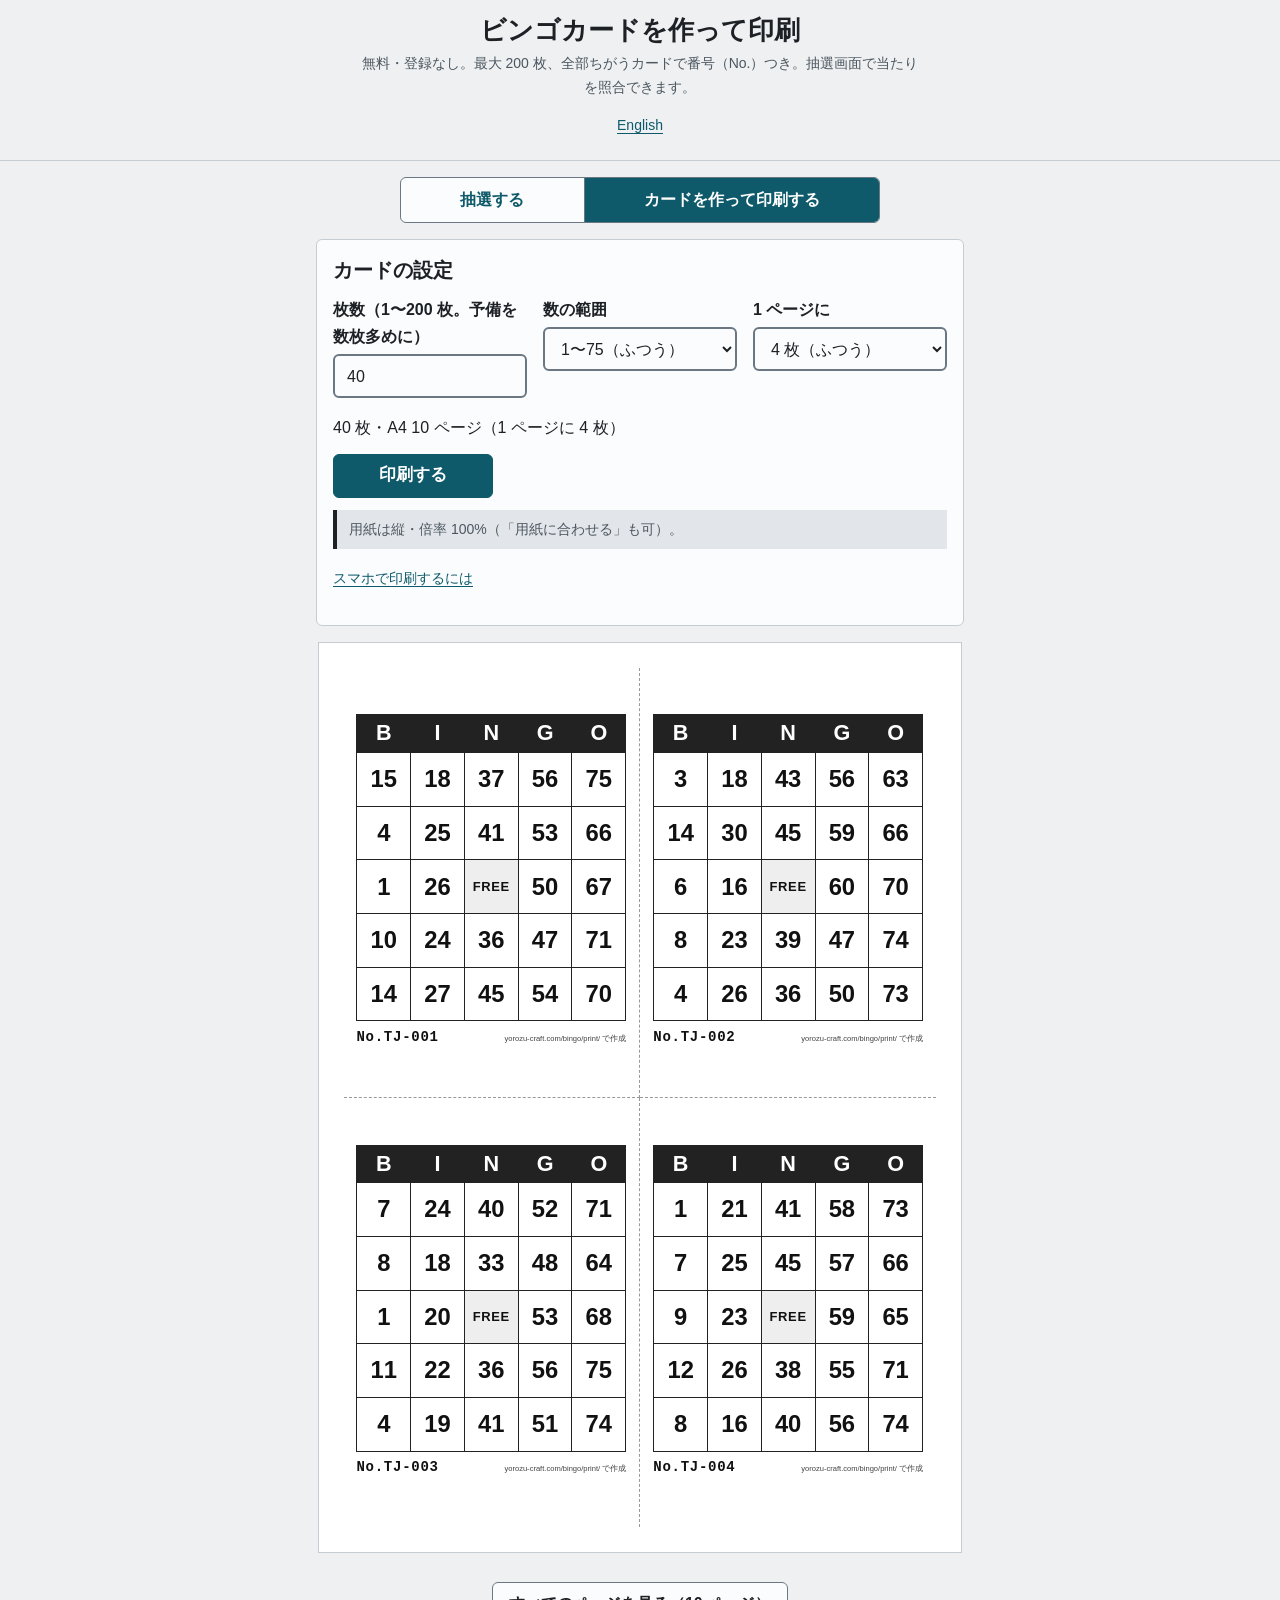
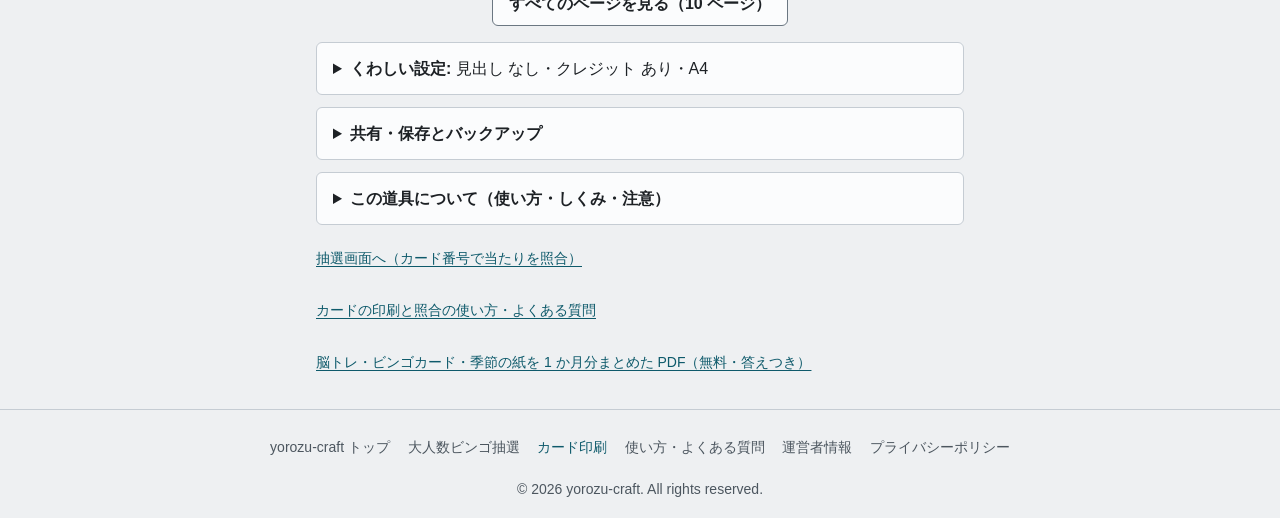
<file: cards.html>
<!DOCTYPE html>
<html lang="ja">
<head>
  <meta charset="UTF-8">
  <meta name="viewport" content="width=device-width, initial-scale=1.0">
  <title>ビンゴカード印刷（無料・最大200枚・番号つき）｜大人数ビンゴ抽選｜yorozu-craft</title>
  <meta name="description" content="ビンゴカードを無料で作って印刷。最大200枚、A4に2枚か4枚、全部ちがうカードで番号（No.）つき。抽選画面でカード番号を入れると当たりを照合できます。登録なし。">
  <meta name="robots" content="index, follow">
  <link rel="canonical" href="https://yorozu-craft.com/bingo/cards.html">
  <link rel="alternate" hreflang="ja" href="https://yorozu-craft.com/bingo/cards.html">
  <link rel="alternate" hreflang="en" href="https://yorozu-craft.com/bingo/en/cards.html">
  <link rel="alternate" hreflang="x-default" href="https://yorozu-craft.com/bingo/cards.html">

  <meta property="og:title" content="ビンゴカード印刷（無料・最大200枚・番号つき）｜yorozu-craft">
  <meta property="og:description" content="ビンゴカードを無料で作って印刷。最大200枚、A4に2枚か4枚、番号つきで当たりを照合できます。登録なし。">
  <meta property="og:type" content="website">
  <meta property="og:url" content="https://yorozu-craft.com/bingo/cards.html">
  <meta property="og:site_name" content="yorozu-craft">
  <meta property="og:locale" content="ja_JP">
  <meta property="og:image" content="https://yorozu-craft.com/bingo/og-image.png">
  <meta property="og:image:width" content="1200">
  <meta property="og:image:height" content="630">
  <meta name="twitter:card" content="summary_large_image">
  <meta name="theme-color" content="#eef0f2" media="(prefers-color-scheme: light)">
  <meta name="theme-color" content="#15191d" media="(prefers-color-scheme: dark)">

  <!-- Google AdSense: サイト所有確認の meta だけ。AdSense 審査が通るまで本文の薄いページは広告 script を外す（2026-10-04）。通ったら本文を足してから戻す -->
  <meta name="google-adsense-account" content="ca-pub-5375267956079717">

  <link rel="icon" href="./favicon.svg" type="image/svg+xml">
  <link rel="apple-touch-icon" href="./apple-touch-icon.png">
  <link rel="manifest" href="./manifest.webmanifest">
  <link rel="stylesheet" href="./style.css">
</head>
<body>

  <!-- 上端の固定バー（SCREEN.md 1.2・D59）: 印刷ボタンが画面の外にあるときだけ「印刷する」を出す（screen.js）。読み込み時は hidden -->
  <div class="fixbar" id="fixbar" role="status" hidden>
    <span class="fixbar-type" id="fixbar-text"></span>
    <button type="button" class="btn btn-primary" id="fixbar-print">印刷する</button>
  </div>

  <header class="app-header">
    <h1>ビンゴカードを作って印刷</h1>
    <p class="subtitle">無料・登録なし。最大 200 枚、全部ちがうカードで番号（No.）つき。抽選画面で当たりを照合できます。</p>
    <p class="lang-switch"><a href="./en/cards.html" hreflang="en" lang="en">English</a></p>
  </header>

  <main class="app-main">

    <!-- 抽選とカード印刷の切り替え（印刷では出さない） -->
    <nav class="mode-switch" aria-label="ビンゴのページ">
      <a href="./">抽選する</a>
      <a href="./cards.html" aria-current="page">カードを作って印刷する</a>
    </nav>

    <p id="shared-banner" class="card banner" hidden>
      <span id="shared-text"></span>
      <button type="button" id="btn-save-shared" class="btn">この設定を保存する</button>
      <a href="./cards.html" id="own-link">自分のカードを新しく作る</a>
    </p>

    <!-- 設定 → 出力（SCREEN.md 1.2）: 最小の設定 → 印刷する → 見本 → くわしい設定 → 共有・バックアップ -->
    <section class="card" id="print-card" aria-labelledby="cards-heading">
      <h2 id="cards-heading">カードの設定</h2>
      <fieldset class="plain">
        <legend class="visually-hidden">枚数・数の範囲・1 ページの枚数</legend>
        <div class="est-inputs">
          <div class="field">
            <label for="c-count">枚数（1〜200 枚。予備を数枚多めに）</label>
            <input type="number" id="c-count" inputmode="numeric" min="1" max="200" value="40">
          </div>
          <div class="field">
            <label for="c-max">数の範囲</label>
            <select id="c-max">
              <option value="75">1〜75（ふつう）</option>
              <option value="50">1〜50（早く終わる）</option>
              <option value="90">1〜90</option>
              <option value="100">1〜100</option>
            </select>
          </div>
          <div class="field">
            <label for="c-per">1 ページに</label>
            <select id="c-per">
              <option value="4">4 枚（ふつう）</option>
              <option value="2">2 枚（大きめ）</option>
            </select>
          </div>
        </div>
      </fieldset>
      <p id="sheet-info"></p>
      <div class="btn-row">
        <button type="button" id="btn-print" class="btn btn-primary">印刷する</button>
      </div>
      <!-- data-keep: 印刷の設定（紙の向き・倍率）。違うと刷り上がりが合わない -->
      <p class="hint" data-keep>用紙は縦・倍率 100%（「用紙に合わせる」も可）。</p>
      <p class="hint"><a href="../print-help.html">スマホで印刷するには</a></p>
    </section>

    <div id="sheets" class="sheets" aria-label="印刷の見本"></div>
    <p class="preview-more"><button type="button" id="btn-preview-all" class="btn" hidden></button></p>

    <details class="card opt" id="opt-cards">
      <summary>くわしい設定: <span class="opt-state"></span></summary>
      <div class="field">
        <label for="c-title">カードの見出し（なくてもよい）</label>
        <input type="text" id="c-title" maxlength="30" placeholder="例：2026 忘年会">
      </div>
      <div class="field">
        <label class="check-label"><input type="checkbox" id="c-credit" checked> カードの下に「yorozu-craft.com/bingo/print/ で作成」を入れる</label>
      </div>
      <div class="field">
        <label for="c-paper">用紙</label>
        <select id="c-paper">
          <option value="a4">A4</option>
          <option value="letter">レター（US Letter）</option>
        </select>
      </div>
      <div class="field">
        <p class="label-like">カードの組の番号</p>
        <p><strong id="c-seed" class="seed">------</strong><span id="c-tag" class="small"></span></p>
        <p class="hint">同じ番号・同じ範囲なら、どの端末でも同じカードになります。</p>
        <button type="button" id="btn-new-seed" class="btn">別のカードの組にする</button>
        <details class="bulk">
          <summary>番号を入れて同じカードを作る</summary>
          <div class="inline-form">
            <label for="c-seed-input" class="visually-hidden">カードの組の番号（6 文字）</label>
            <input type="text" id="c-seed-input" maxlength="8" autocomplete="off" placeholder="例：7KQ2MX">
            <button type="button" id="btn-apply-seed" class="btn">この番号にする</button>
          </div>
        </details>
        <p id="seed-msg" class="small" aria-live="polite"></p>
      </div>
    </details>

    <details class="card opt" id="opt-share">
      <summary>共有・保存とバックアップ</summary>
      <p class="hint">同じカードを、もう 1 人の幹事の端末で開くリンクです。出た数は入りません（カードの設定だけ）。</p>
      <button type="button" id="btn-share" class="btn">同じカードを開くリンクをコピー</button>
      <p id="share-msg" class="small" aria-live="polite"></p>
      <p class="hint">カードの設定は、この端末のブラウザにだけ自動で保存され、外部には送信されません。書き出し・読み込み・消去はこの画面のボタンから。</p>
      <div class="btn-row">
        <button type="button" id="backup-export" class="btn">ファイルに書き出す</button>
        <button type="button" id="backup-import" class="btn">ファイルから読み込む</button>
        <button type="button" class="btn" data-reset-storage="bingo_">保存した内容をすべて消す（初期状態に戻す）</button>
      </div>
      <input type="file" id="backup-file" accept=".json,application/json" hidden>
      <p id="backup-msg" class="small" aria-live="polite"></p>
    </details>

    <!-- about-tool: 道具の説明（使い方ページの要約。AdSense 審査 2026-10-04）。画面の文は text.js が決まりだが、これは静的な説明なので HTML に直接書く -->
    <details class="about-tool card opt no-print" id="about-tool">
      <summary>この道具について（使い方・しくみ・注意）</summary>
      <h3>ビンゴカード印刷でできること</h3>
      <p>ビンゴカードを 1〜200 枚、A4（またはレター）1 ページに 4 枚か 2 枚で印刷します。カードには 1 枚ずつ「No.KR-042」のような番号が入り、抽選画面でその番号を入れると、当たりを照合できます。無料で、会員登録は要りません。</p>
      <h3>使い方の要点</h3>
      <ul>
      <li>枚数（参加人数＋予備）を入れて印刷し、点線で切り分けます。見出し（例：2026 忘年会）も入れられます。</li>
      <li>数の範囲は 1〜75（ふつう）のほか、早く終わる 1〜50、1〜90、1〜100 も選べます。抽選画面の範囲も同じにしてください。</li>
      <li>もう 1 人の幹事には、「同じカードを開くリンクをコピー」で送れます。</li>
      </ul>
      <h3>しくみ</h3>
      <p>カードは「カードの組の番号」と「何枚目か」から決まった手順で作ります。そのため、同じ番号なら何度作っても同じカードになり、照合ができます。1 組のカード（最大 200 枚）の中に同じカードはありません。範囲が 1〜75 のとき、各列の数は B が 1〜15、I が 16〜30、N が 31〜45、G が 46〜60、O が 61〜75 で、真ん中は FREE です。カード番号の頭の 2 文字はカードの組の目印で、別の組のカードを入れると知らせます。</p>
      <h3>注意</h3>
      <p>照合は、このツールで印刷したカードと、この端末で引いた数だけを使います。景品の受け渡しの最終的な判断は幹事の方が行ってください。1 ページに収まらないときは、プリンターの用紙をここで選んだ用紙（A4 かレター）と同じにし、縦・倍率 100%（または「用紙に合わせる」）で印刷してください。カードの設定は、この端末のブラウザ（localStorage、キー bingo_ で始まるもの）にだけ保存され、外部には送信されません。</p>
      <p>照合のくわしいしくみとよくある質問は<a href="./guide.html#cards">カードの印刷と照合の使い方</a>に。当たりの照合は<a href="./">抽選画面</a>で。</p>
    </details>
    <!-- /about-tool -->

    <p class="small"><a href="./">抽選画面へ（カード番号で当たりを照合）</a></p>
    <p class="small"><a href="./guide.html#cards">カードの印刷と照合の使い方・よくある質問</a></p>

    <p class="small"><a href="/print/">脳トレ・ビンゴカード・季節の紙を 1 か月分まとめた PDF（無料・答えつき）</a></p>
  </main>

  <footer class="app-footer">
    <nav class="footer-nav" aria-label="フッターナビゲーション">
      <ul>
        <li><a href="../">yorozu-craft トップ</a></li>
        <li><a href="./">大人数ビンゴ抽選</a></li>
        <li><a href="./cards.html" aria-current="page">カード印刷</a></li>
        <li><a href="./guide.html">使い方・よくある質問</a></li>
        <li><a href="../about.html">運営者情報</a></li>
        <li><a href="../privacy-policy.html">プライバシーポリシー</a></li>
      </ul>
    </nav>
    <p>&copy; 2026 yorozu-craft. All rights reserved.</p>
  </footer>

  <script src="./used.js"></script>
  <script src="./text.js"></script>
  <script src="./calc.js"></script>
  <script src="./common.js"></script>
  <script src="./screen.js"></script>
  <script src="./reset-storage.js"></script>
  <script src="./cards.js"></script>
  <!-- Cloudflare Web Analytics（Cookie を使わないアクセス解析） --><script type='module' src='https://static.cloudflareinsights.com/beacon.min.js' data-cf-beacon='{"token": "b79bf821e1fd4b6683866d493b1de426"}'></script><!-- End Cloudflare Web Analytics -->
</body>
</html>
</file>
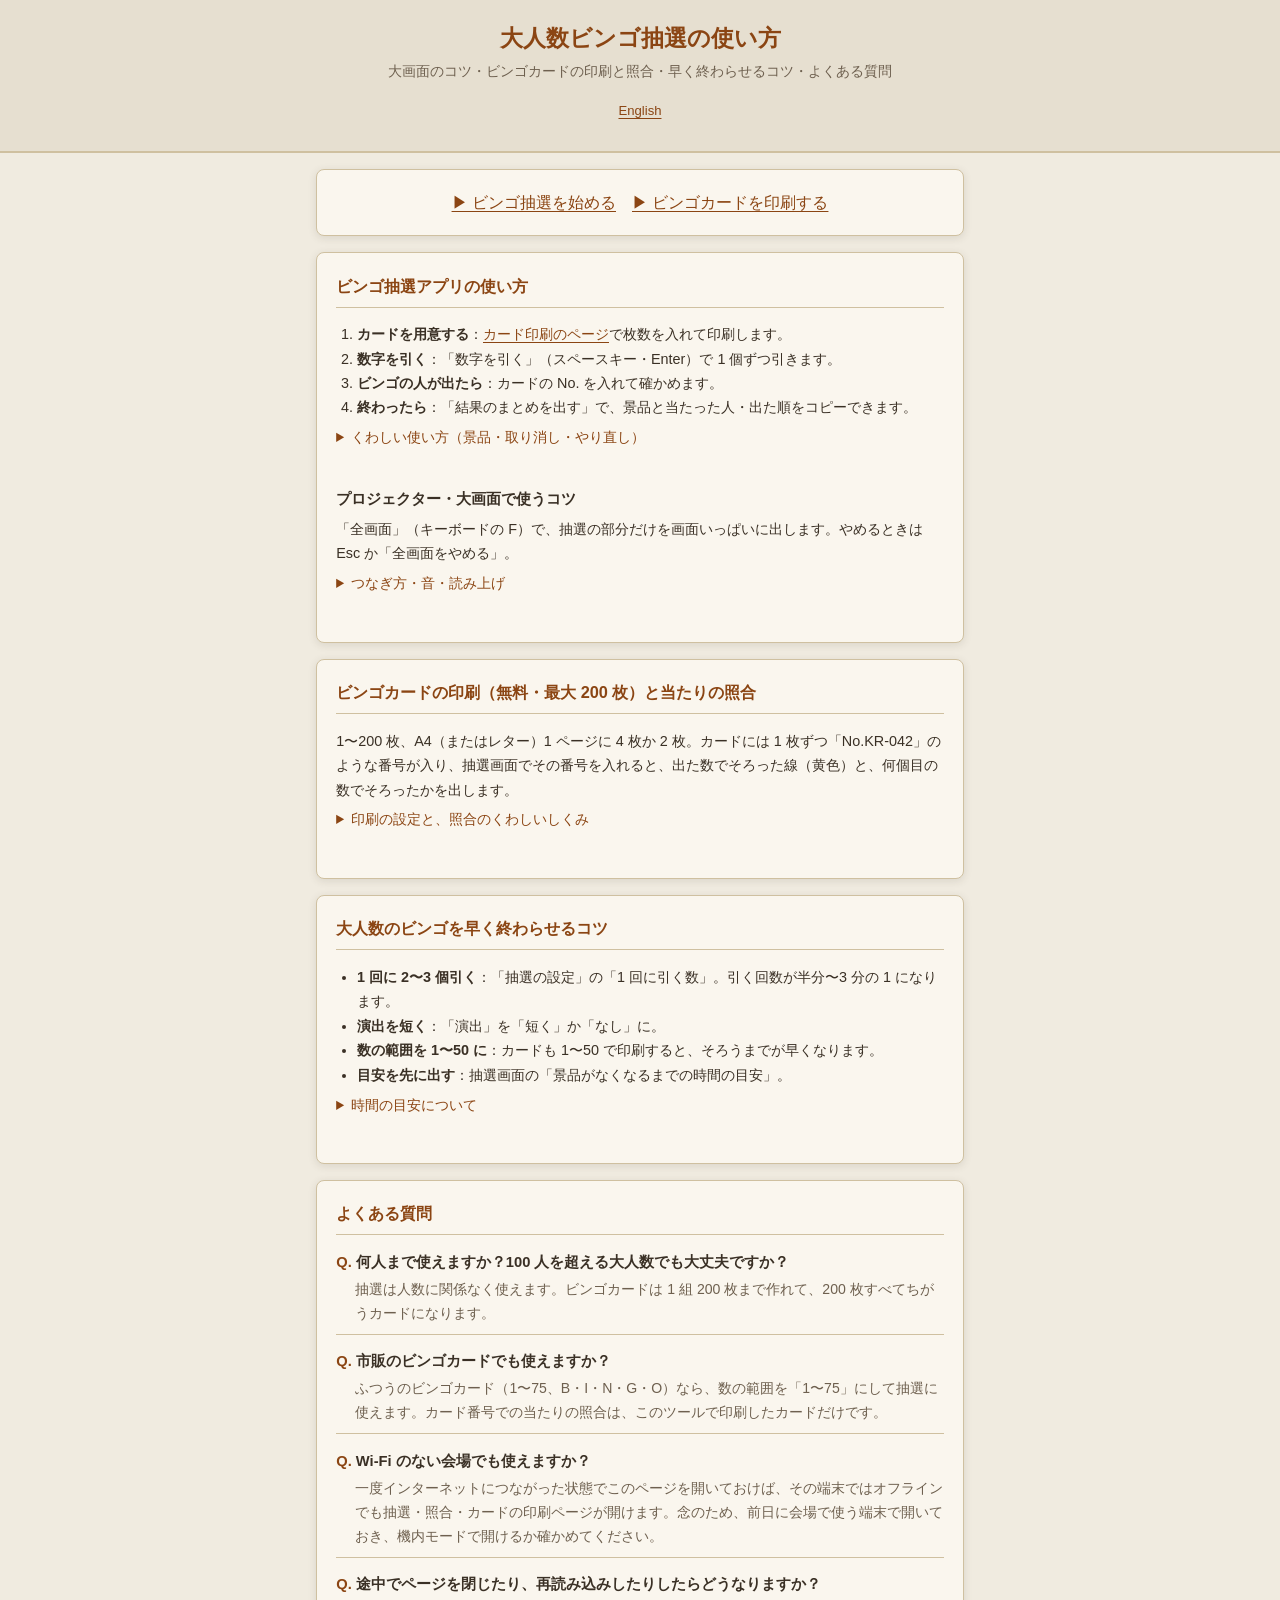
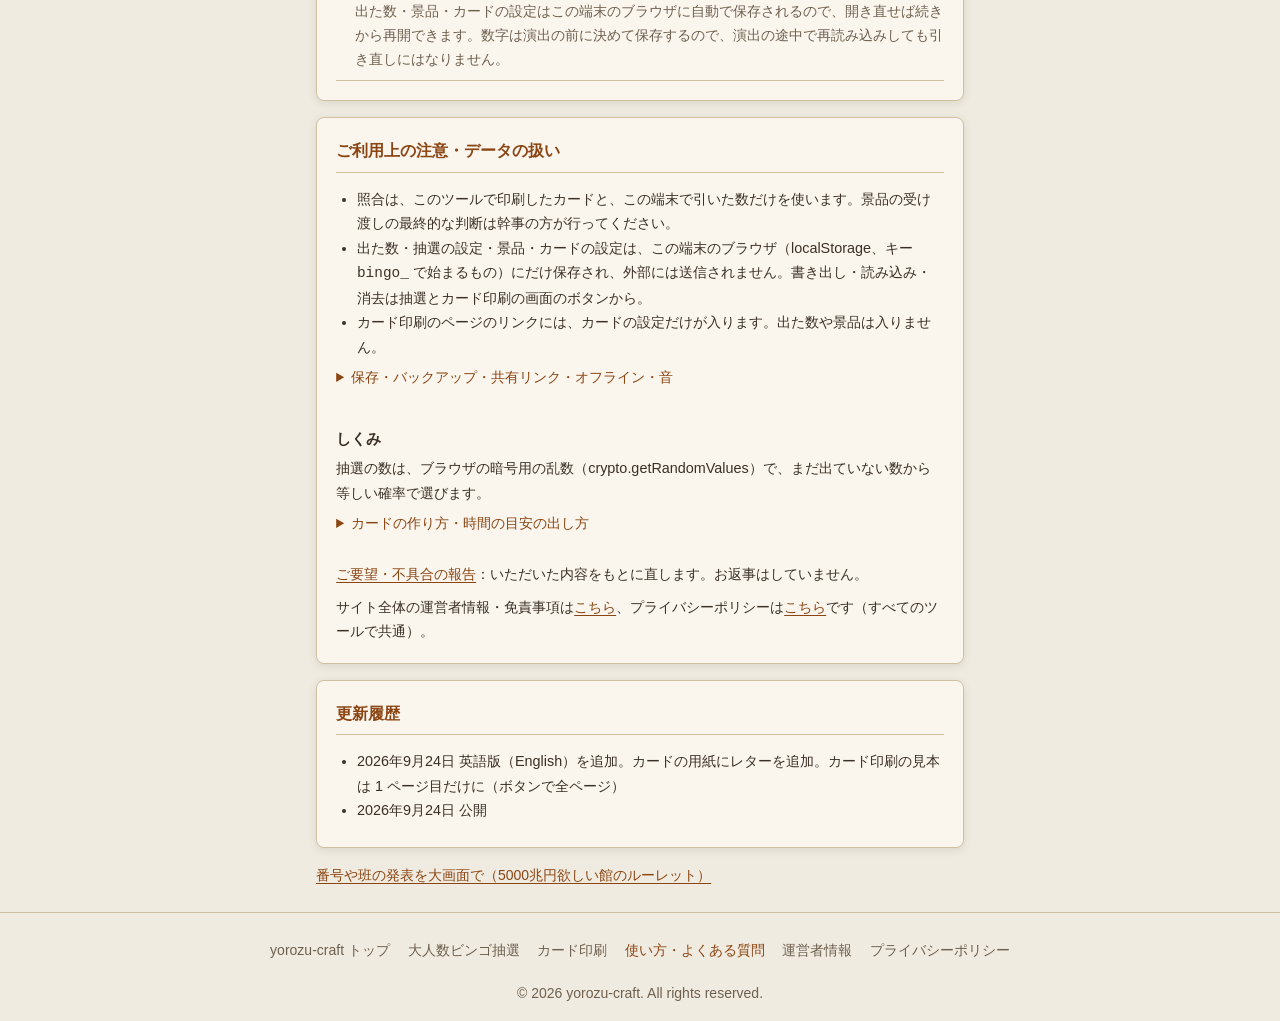
<file: guide.html>
<!DOCTYPE html>
<html lang="ja" data-skin="base">
<head>
  <meta charset="UTF-8">
  <meta name="viewport" content="width=device-width, initial-scale=1.0">
  <title>ビンゴ抽選アプリの使い方・大画面のコツ・カード印刷と照合｜大人数ビンゴ抽選｜yorozu-craft</title>
  <meta name="description" content="大人数ビンゴ抽選の使い方。プロジェクターの大画面で使うコツ、ビンゴカードの無料印刷（最大200枚）とカード番号での当たり照合、忘年会のビンゴを早く終わらせるコツ、よくある質問。">
  <meta name="robots" content="index, follow">
  <link rel="canonical" href="https://yorozu-craft.com/bingo/guide.html">
  <link rel="alternate" hreflang="ja" href="https://yorozu-craft.com/bingo/guide.html">
  <link rel="alternate" hreflang="en" href="https://yorozu-craft.com/bingo/en/guide.html">
  <link rel="alternate" hreflang="x-default" href="https://yorozu-craft.com/bingo/guide.html">

  <meta property="og:title" content="ビンゴ抽選アプリの使い方・大画面のコツ・カード印刷と照合｜大人数ビンゴ抽選｜yorozu-craft">
  <meta property="og:description" content="大人数ビンゴ抽選の使い方。プロジェクターの大画面で使うコツ、ビンゴカードの無料印刷（最大200枚）とカード番号での当たり照合、忘年会のビンゴを早く終わらせるコツ、よくある質問。">
  <meta property="og:type" content="article">
  <meta property="og:url" content="https://yorozu-craft.com/bingo/guide.html">
  <meta property="og:site_name" content="yorozu-craft">
  <meta property="og:locale" content="ja_JP">
  <meta property="og:image" content="https://yorozu-craft.com/bingo/og-image.png">
  <meta property="og:image:width" content="1200">
  <meta property="og:image:height" content="630">
  <meta name="twitter:card" content="summary_large_image">
  <meta name="theme-color" content="#8b4513" media="(prefers-color-scheme: light)">
  <meta name="theme-color" content="#1c1814" media="(prefers-color-scheme: dark)">

  <!-- よくある質問（下の #faq と内容をそろえる） -->
  <script type="application/ld+json">
  {
    "@context": "https://schema.org",
    "@type": "FAQPage",
    "mainEntity": [
      {
        "@type": "Question",
        "name": "何人まで使えますか？100 人を超える大人数でも大丈夫ですか？",
        "acceptedAnswer": {
          "@type": "Answer",
          "text": "抽選は人数に関係なく使えます。ビンゴカードは 1 組 200 枚まで作れて、200 枚すべてちがうカードになります。"
        }
      },
      {
        "@type": "Question",
        "name": "市販のビンゴカードでも使えますか？",
        "acceptedAnswer": {
          "@type": "Answer",
          "text": "ふつうのビンゴカード（1〜75、B・I・N・G・O）なら、数の範囲を「1〜75」にして抽選に使えます。カード番号での当たりの照合は、このツールで印刷したカードだけです。"
        }
      },
      {
        "@type": "Question",
        "name": "Wi-Fi のない会場でも使えますか？",
        "acceptedAnswer": {
          "@type": "Answer",
          "text": "一度インターネットにつながった状態でこのページを開いておけば、その端末ではオフラインでも抽選・照合・カードの印刷ページが開けます。念のため、前日に会場で使う端末で開いておき、機内モードで開けるか確かめてください。"
        }
      },
      {
        "@type": "Question",
        "name": "途中でページを閉じたり、再読み込みしたりしたらどうなりますか？",
        "acceptedAnswer": {
          "@type": "Answer",
          "text": "出た数・景品・カードの設定はこの端末のブラウザに自動で保存されるので、開き直せば続きから再開できます。数字は演出の前に決めて保存するので、演出の途中で再読み込みしても引き直しにはなりません。"
        }
      }
    ]
  }
  </script>

  <!-- Google AdSense（サイト所有確認 + 広告配信スクリプト） -->
  <meta name="google-adsense-account" content="ca-pub-5375267956079717">
  <script async src="https://pagead2.googlesyndication.com/pagead/js/adsbygoogle.js?client=ca-pub-5375267956079717"
     crossorigin="anonymous"></script>

  <link rel="icon" href="./favicon.svg" type="image/svg+xml">
  <link rel="apple-touch-icon" href="./apple-touch-icon.png">
  <link rel="manifest" href="./manifest.webmanifest">
  <link rel="stylesheet" href="./style.css">
</head>
<body>

  <header class="app-header">
    <h1>大人数ビンゴ抽選の使い方</h1>
    <p class="subtitle">大画面のコツ・ビンゴカードの印刷と照合・早く終わらせるコツ・よくある質問</p>
    <p class="lang-switch"><a href="./en/guide.html" hreflang="en" lang="en">English</a></p>
  </header>

  <main class="app-main">

    <p class="card" style="text-align:center"><a href="./">▶ ビンゴ抽選を始める</a>　<a href="./cards.html">▶ ビンゴカードを印刷する</a></p>

    <article class="card content" id="howto">
      <h2>ビンゴ抽選アプリの使い方</h2>
      <ol>
        <li><strong>カードを用意する</strong>：<a href="./cards.html">カード印刷のページ</a>で枚数を入れて印刷します。</li>
        <li><strong>数字を引く</strong>：「数字を引く」（スペースキー・Enter）で 1 個ずつ引きます。</li>
        <li><strong>ビンゴの人が出たら</strong>：カードの No. を入れて確かめます。</li>
        <li><strong>終わったら</strong>：「結果のまとめを出す」で、景品と当たった人・出た順をコピーできます。</li>
      </ol>
      <details>
        <summary>くわしい使い方（景品・取り消し・やり直し）</summary>
        <ol>
          <li><strong>カードを用意する</strong>：<a href="./cards.html">カード印刷のページ</a>で枚数（参加人数＋予備）を入れて印刷します。市販のカードを使うなら、この手順はいりません。</li>
          <li><strong>景品を並べる（なくてもよい）</strong>：抽選画面の「景品の順番」に渡す順で入れておくと、画面に「次の景品」が出ます。</li>
          <li><strong>数字を引く</strong>：「数字を引く」（スペースキー・Enter）で 1 個ずつ（設定で 2〜5 個ずつ）引きます。ドラムロールの途中でもう一度押すと、すぐ出ます。</li>
          <li><strong>ビンゴの人が出たら</strong>：カードの No. を「カード番号で当たりを確かめる」に入れて確かめ、「この人に次の景品を渡す」を押します。</li>
          <li><strong>終わったら</strong>：「結果のまとめを出す」で、景品と当たった人・出た順をコピーできます。</li>
        </ol>
        <p>間違えて引いたときは「1 つ取り消す」で最後の 1 個を戻せます。はじめからやり直すときは「抽選の設定」の「はじめからにする」を押します。</p>
        <p>同じ数字が 2 回出ることはありません。出た数は候補から外していきます。</p>
      </details>

      <h3 id="screen">プロジェクター・大画面で使うコツ</h3>
      <p>「全画面」（キーボードの F）で、抽選の部分だけを画面いっぱいに出します。やめるときは Esc か「全画面をやめる」。</p>
      <details>
        <summary>つなぎ方・音・読み上げ</summary>
        <ul>
          <li>「全画面」では背景が暗くなり、数字が最大になります。</li>
          <li>パソコンをプロジェクターにつなぐときは、画面を「複製」にすると手元と同じものが映ります。</li>
          <li>スマホやタブレットからテレビに映す場合も「全画面」が使えます（iPhone では画面いっぱいに広げる表示になります）。</li>
          <li>効果音（M）・読み上げ（V）はボタンかキーで切り替えます。会場のスピーカーにつなぐと、後ろの席まで数字が伝わります。</li>
          <li>読み上げが鳴らないときは、端末の音量とマナーモード（iPhone の消音スイッチ）を確かめてください。読み上げは端末の音声合成を使うので、日本語の音声が入っていない端末では読みません。効果音だけでも使えます。</li>
          <li>抽選画面には広告を出していません（数字やボタンが隠れないように）。</li>
        </ul>
      </details>
    </article>

    <article class="card content" id="cards">
      <h2>ビンゴカードの印刷（無料・最大 200 枚）と当たりの照合</h2>
      <p>1〜200 枚、A4（またはレター）1 ページに 4 枚か 2 枚。カードには 1 枚ずつ「No.KR-042」のような番号が入り、抽選画面でその番号を入れると、出た数でそろった線（黄色）と、何個目の数でそろったかを出します。</p>
      <details>
        <summary>印刷の設定と、照合のくわしいしくみ</summary>
        <h4>印刷</h4>
        <ul>
          <li>点線で切り分けます。見出し（例：2026 忘年会）も入れられます。</li>
          <li>数の範囲は 1〜75（ふつう）のほか、早く終わる 1〜50、1〜90、1〜100 も選べます。抽選画面の範囲も同じにしてください。</li>
          <li>1 組のカード（最大 200 枚）の中に同じカードはありません。各列の数は B が 1〜15、I が 16〜30、N が 31〜45、G が 46〜60、O が 61〜75 で、真ん中は FREE です。</li>
          <li>カードの下に「yorozu-craft.com/bingo/print/ で作成」と小さく入ります。設定で外せます。</li>
          <li>1 ページに収まらない・小さくなるときは、プリンターの用紙をカード印刷の「くわしい設定」の用紙（A4 かレター）と同じにして縦、倍率を 100%（または「用紙に合わせる」）、余白を「なし」か「デフォルト」にしてください。</li>
          <li>スマホからの印刷（家のプリンター・PDF・コンビニ）は<a href="../print-help.html">スマホで印刷する</a>に。</li>
        </ul>
        <h4>カード番号での照合</h4>
        <ul>
          <li>頭の 2 文字はカードの組の目印で、別の組のカードを入れると知らせます。</li>
          <li>同時に何人かビンゴになったときの順番の目安にもなります。</li>
          <li>抽選画面には、印刷したカードのうちビンゴ・リーチになっている枚数も出ます（配っていないカードも数えます）。</li>
          <li>同じカードの組の番号（6 文字）なら、どの端末でも同じカードになります。もう 1 人の幹事には「同じカードを開くリンクをコピー」で送れます。</li>
        </ul>
      </details>
    </article>

    <article class="card content" id="faster">
      <h2>大人数のビンゴを早く終わらせるコツ</h2>
      <ul>
        <li><strong>1 回に 2〜3 個引く</strong>：「抽選の設定」の「1 回に引く数」。引く回数が半分〜3 分の 1 になります。</li>
        <li><strong>演出を短く</strong>：「演出」を「短く」か「なし」に。</li>
        <li><strong>数の範囲を 1〜50 に</strong>：カードも 1〜50 で印刷すると、そろうまでが早くなります。</li>
        <li><strong>目安を先に出す</strong>：抽選画面の「景品がなくなるまでの時間の目安」。</li>
      </ul>
      <details>
        <summary>時間の目安について</summary>
        <p>人数と景品の数から、引く数と時間の目安が出ます（ためしに 300 回抽選して数えた値です）。</p>
      </details>
    </article>

    <article class="card content" id="faq">
      <h2>よくある質問</h2>
      <dl class="faq">
        <dt>何人まで使えますか？100 人を超える大人数でも大丈夫ですか？</dt>
        <dd>抽選は人数に関係なく使えます。ビンゴカードは 1 組 200 枚まで作れて、200 枚すべてちがうカードになります。</dd>
        <dt>市販のビンゴカードでも使えますか？</dt>
        <dd>ふつうのビンゴカード（1〜75、B・I・N・G・O）なら、数の範囲を「1〜75」にして抽選に使えます。カード番号での当たりの照合は、このツールで印刷したカードだけです。</dd>
        <dt>Wi-Fi のない会場でも使えますか？</dt>
        <dd>一度インターネットにつながった状態でこのページを開いておけば、その端末ではオフラインでも抽選・照合・カードの印刷ページが開けます。念のため、前日に会場で使う端末で開いておき、機内モードで開けるか確かめてください。</dd>
        <dt>途中でページを閉じたり、再読み込みしたりしたらどうなりますか？</dt>
        <dd>出た数・景品・カードの設定はこの端末のブラウザに自動で保存されるので、開き直せば続きから再開できます。数字は演出の前に決めて保存するので、演出の途中で再読み込みしても引き直しにはなりません。</dd>
      </dl>
    </article>

    <!-- README「ツールを追加するとき」8: ツール固有の注意・データの扱いはここに書く -->
    <article class="card content" id="notes">
      <h2>ご利用上の注意・データの扱い</h2>
      <ul>
        <li>照合は、このツールで印刷したカードと、この端末で引いた数だけを使います。景品の受け渡しの最終的な判断は幹事の方が行ってください。</li>
        <li>出た数・抽選の設定・景品・カードの設定は、この端末のブラウザ（localStorage、キー <code>bingo_</code> で始まるもの）にだけ保存され、外部には送信されません。書き出し・読み込み・消去は抽選とカード印刷の画面のボタンから。</li>
        <li>カード印刷のページのリンクには、カードの設定だけが入ります。出た数や景品は入りません。</li>
      </ul>
      <details>
        <summary>保存・バックアップ・共有リンク・オフライン・音</summary>
        <ul>
          <li><strong>保存されるデータ</strong>：出た数、抽選の設定、景品の名前と当たった人、カードの設定（枚数・範囲・見出し・カードの組の番号）を保存します。ブラウザのデータを消すと消えます。</li>
          <li><strong>バックアップ</strong>：「ファイルに書き出す」で、上の内容を JSON ファイルにできます。ファイルはこの端末の中で作り、どこにも送信しません。別の端末に移すときや念のための控えに書き出しておき、新しい端末ではファイルを移して「ファイルから読み込む」で戻します（今の内容はファイルの内容に置き換わります）。</li>
          <li><strong>共有リンク</strong>：カードの設定は組の番号・枚数・範囲・1 ページの枚数・見出しです。URL の「#」以降に入るので、サーバーには送信されません（受け取った人は読めます）。</li>
          <li><strong>オフライン</strong>：一度開いた端末では、このツールのファイルをブラウザに保存して、オフラインでも開けるようにしています（ほかのツールのファイルには触れません）。</li>
          <li><strong>音と読み上げ</strong>：効果音はブラウザの中で作る音で、音声ファイルは使いません。読み上げは端末の音声合成を使います。</li>
          <li><strong>料金・登録</strong>：無料です。会員登録やアプリのインストールも要りません。</li>
        </ul>
      </details>

      <h3 id="basis">しくみ</h3>
      <p>抽選の数は、ブラウザの暗号用の乱数（crypto.getRandomValues）で、まだ出ていない数から等しい確率で選びます。</p>
      <details>
        <summary>カードの作り方・時間の目安の出し方</summary>
        <ul>
          <li>カードは「カードの組の番号」と「何枚目か」から決まった手順で作ります。そのため、同じ番号なら何度作っても同じカードになり、照合ができます。</li>
          <li>時間の目安は、そのカードの組で最初から最後までの抽選を 300 回ためし、景品の数だけのカードがビンゴになった番目を数えた値です。実際の回数は毎回ちがいます。</li>
        </ul>
      </details>

      <p><a href="/post/?from=/bingo/guide.html">ご要望・不具合の報告</a>：いただいた内容をもとに直します。お返事はしていません。</p>
      <p>サイト全体の運営者情報・免責事項は<a href="../about.html">こちら</a>、プライバシーポリシーは<a href="../privacy-policy.html">こちら</a>です（すべてのツールで共通）。</p>
    </article>

    <article class="card content" id="changelog">
      <h2>更新履歴</h2>
      <ul>
        <li><time datetime="2026-09-24">2026年9月24日</time> 英語版（English）を追加。カードの用紙にレターを追加。カード印刷の見本は 1 ページ目だけに（ボタンで全ページ）</li>
        <li><time datetime="2026-09-24">2026年9月24日</time> 公開</li>
      </ul>
    </article>

    <p class="small"><a href="/hade/roulette/">番号や班の発表を大画面で（5000兆円欲しい館のルーレット）</a></p>
  </main>

  <footer class="app-footer">
    <nav class="footer-nav" aria-label="フッターナビゲーション">
      <ul>
        <li><a href="../">yorozu-craft トップ</a></li>
        <li><a href="./">大人数ビンゴ抽選</a></li>
        <li><a href="./cards.html">カード印刷</a></li>
        <li><a href="./guide.html" aria-current="page">使い方・よくある質問</a></li>
        <li><a href="../about.html">運営者情報</a></li>
        <li><a href="../privacy-policy.html">プライバシーポリシー</a></li>
      </ul>
    </nav>
    <p>&copy; 2026 yorozu-craft. All rights reserved.</p>
  </footer>

  <!-- Cloudflare Web Analytics（Cookie を使わないアクセス解析） --><script type='module' src='https://static.cloudflareinsights.com/beacon.min.js' data-cf-beacon='{"token": "b79bf821e1fd4b6683866d493b1de426"}'></script><!-- End Cloudflare Web Analytics -->
</body>
</html>
</file>
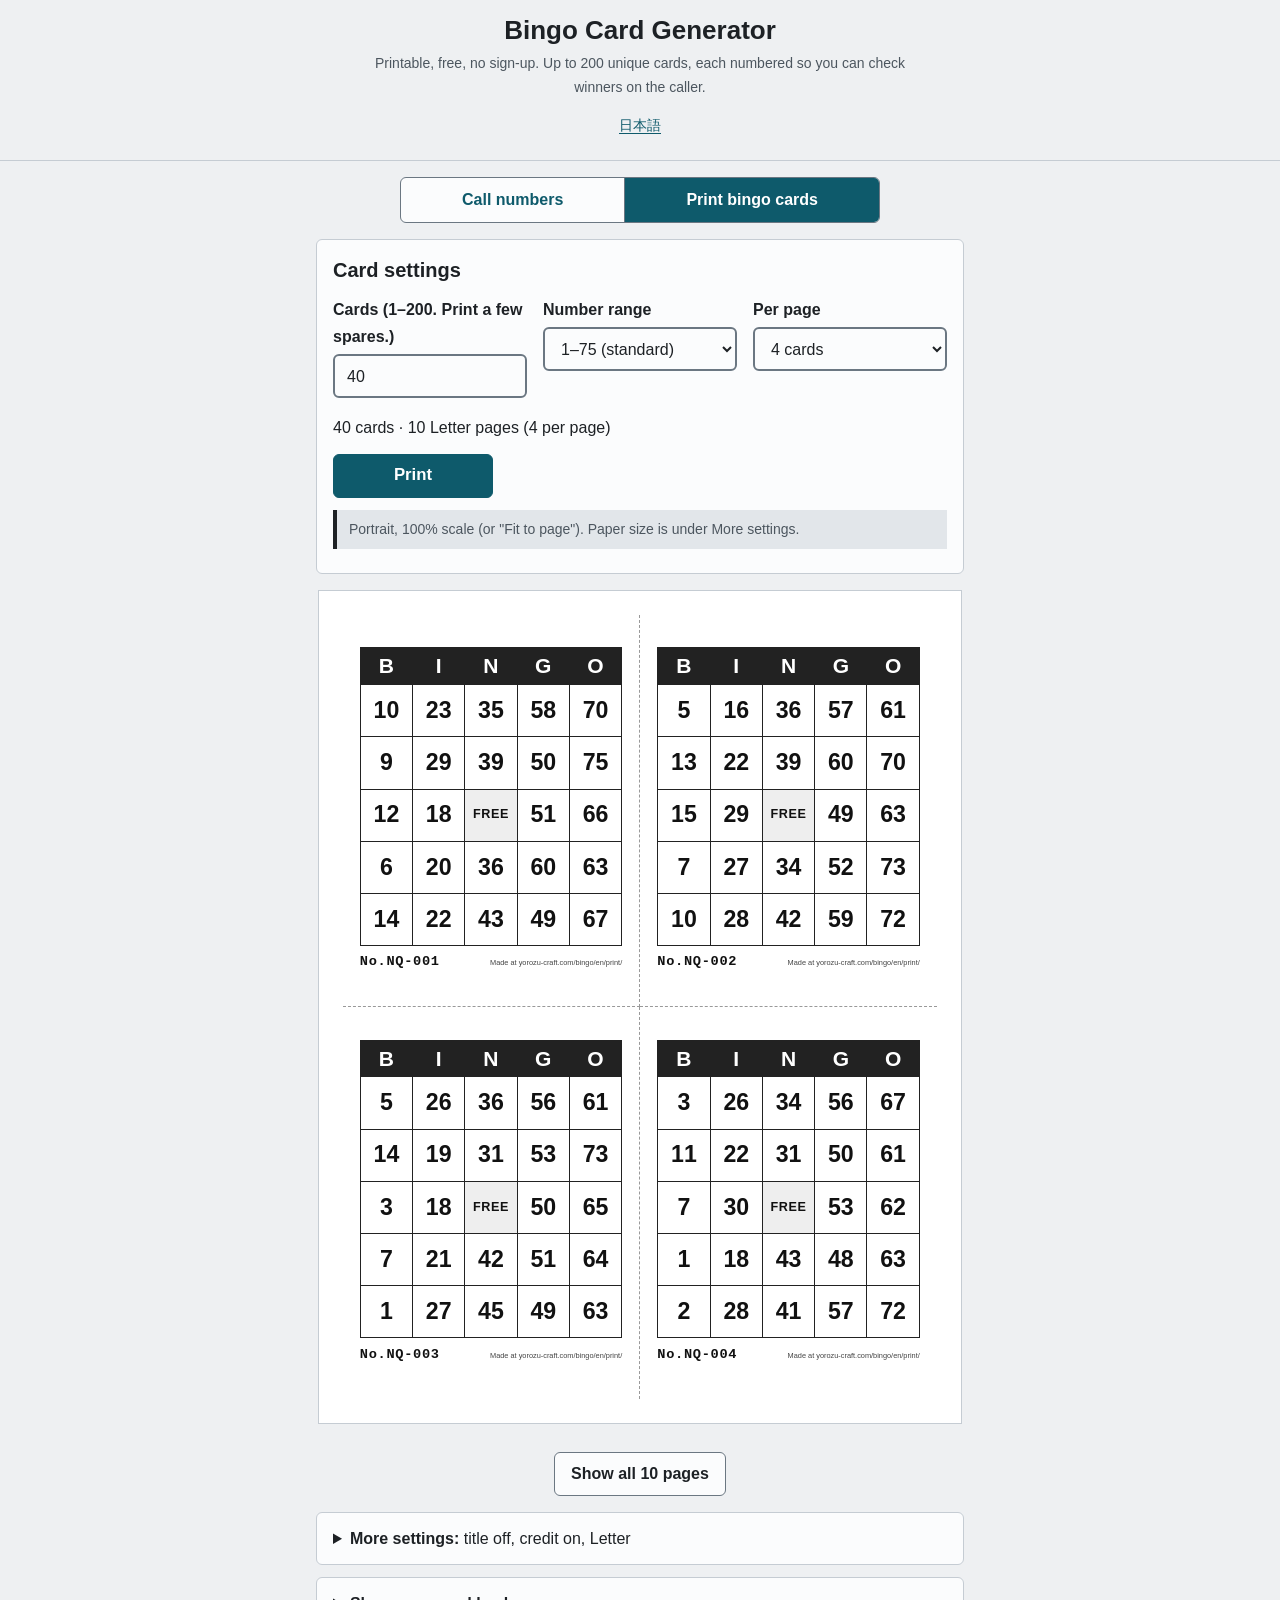
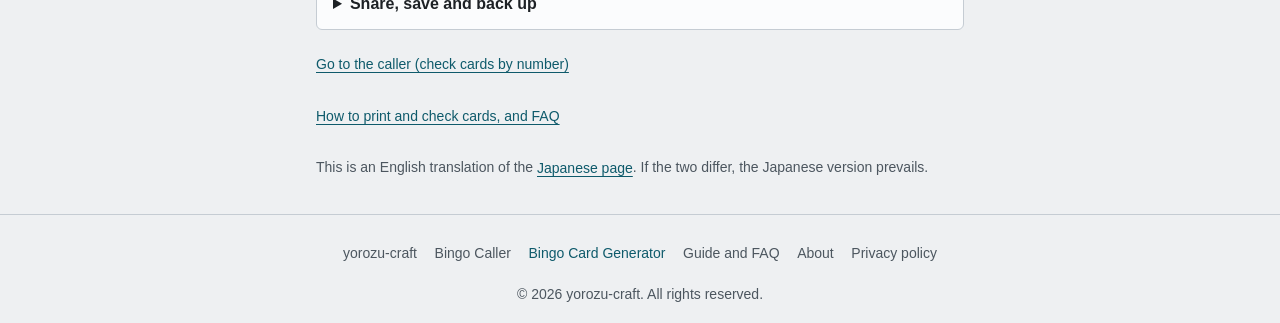
<file: en/cards.html>
<!DOCTYPE html>
<html lang="en">
<head>
  <meta charset="UTF-8">
  <meta name="viewport" content="width=device-width, initial-scale=1.0">
  <title>Bingo Card Generator (printable, free, no sign-up) | yorozu-craft</title>
  <meta name="description" content="Make and print up to 200 unique 1–75 bingo cards, 2 or 4 per Letter or A4 page. Each card has a number you can check on the bingo caller. Free, no sign-up.">
  <meta name="robots" content="index, follow">
  <link rel="canonical" href="https://yorozu-craft.com/bingo/en/cards.html">
  <link rel="alternate" hreflang="ja" href="https://yorozu-craft.com/bingo/cards.html">
  <link rel="alternate" hreflang="en" href="https://yorozu-craft.com/bingo/en/cards.html">
  <link rel="alternate" hreflang="x-default" href="https://yorozu-craft.com/bingo/cards.html">

  <meta property="og:title" content="Bingo Card Generator (printable, free, no sign-up) | yorozu-craft">
  <meta property="og:description" content="Print up to 200 unique bingo cards, 2 or 4 per page, each with a number you can check on the bingo caller. Free, no sign-up.">
  <meta property="og:type" content="website">
  <meta property="og:url" content="https://yorozu-craft.com/bingo/en/cards.html">
  <meta property="og:site_name" content="yorozu-craft">
  <meta property="og:locale" content="en_US">
  <meta property="og:locale:alternate" content="ja_JP">
  <meta property="og:image" content="https://yorozu-craft.com/bingo/og-image.png">
  <meta property="og:image:width" content="1200">
  <meta property="og:image:height" content="630">
  <meta name="twitter:card" content="summary_large_image">
  <meta name="theme-color" content="#eef0f2" media="(prefers-color-scheme: light)">
  <meta name="theme-color" content="#15191d" media="(prefers-color-scheme: dark)">

  <!-- Google AdSense: site ownership meta only. The ad script is off on thin pages until the AdSense review passes (2026-10-04) -->
  <meta name="google-adsense-account" content="ca-pub-5375267956079717">

  <link rel="icon" href="../favicon.svg" type="image/svg+xml">
  <link rel="apple-touch-icon" href="../apple-touch-icon.png">
  <link rel="manifest" href="../manifest.webmanifest">
  <link rel="stylesheet" href="../style.css">
</head>
<body>

  <!-- 上端の固定バー（SCREEN.md 1.2・D59）: 印刷ボタンが画面の外にあるときだけ（screen.js）。読み込み時は hidden -->
  <div class="fixbar" id="fixbar" role="status" hidden>
    <span class="fixbar-type" id="fixbar-text"></span>
    <button type="button" class="btn btn-primary" id="fixbar-print">Print</button>
  </div>

  <header class="app-header">
    <h1>Bingo Card Generator</h1>
    <p class="subtitle">Printable, free, no sign-up. Up to 200 unique cards, each numbered so you can check winners on the caller.</p>
    <p class="lang-switch"><a href="../cards.html" hreflang="ja" lang="ja">日本語</a></p>
  </header>

  <main class="app-main">

    <nav class="mode-switch" aria-label="Bingo pages">
      <a href="./">Call numbers</a>
      <a href="./cards.html" aria-current="page">Print bingo cards</a>
    </nav>

    <p id="shared-banner" class="card banner" hidden>
      <span id="shared-text"></span>
      <button type="button" id="btn-save-shared" class="btn">Save these settings</button>
      <a href="./cards.html" id="own-link">Make your own cards</a>
    </p>

    <section class="card" id="print-card" aria-labelledby="cards-heading">
      <h2 id="cards-heading">Card settings</h2>
      <fieldset class="plain">
        <legend class="visually-hidden">Number of cards, number range, cards per page</legend>
        <div class="est-inputs">
          <div class="field">
            <label for="c-count">Cards (1–200. Print a few spares.)</label>
            <input type="number" id="c-count" inputmode="numeric" min="1" max="200" value="40">
          </div>
          <div class="field">
            <label for="c-max">Number range</label>
            <select id="c-max">
              <option value="75">1–75 (standard)</option>
              <option value="50">1–50 (faster game)</option>
              <option value="90">1–90</option>
              <option value="100">1–100</option>
            </select>
          </div>
          <div class="field">
            <label for="c-per">Per page</label>
            <select id="c-per">
              <option value="4">4 cards</option>
              <option value="2">2 cards (larger)</option>
            </select>
          </div>
        </div>
      </fieldset>
      <p id="sheet-info"></p>
      <div class="btn-row">
        <button type="button" id="btn-print" class="btn btn-primary">Print</button>
      </div>
      <!-- data-keep: 印刷の設定（紙の向き・倍率）。違うと刷り上がりが合わない -->
      <p class="hint" data-keep>Portrait, 100% scale (or "Fit to page"). Paper size is under More settings.</p>
    </section>

    <div id="sheets" class="sheets" aria-label="Print preview"></div>
    <p class="preview-more"><button type="button" id="btn-preview-all" class="btn" hidden></button></p>

    <details class="card opt" id="opt-cards">
      <summary>More settings: <span class="opt-state"></span></summary>
      <div class="field">
        <label for="c-title">Card title (optional)</label>
        <input type="text" id="c-title" maxlength="30" placeholder="e.g. Holiday Party 2026">
      </div>
      <div class="field">
        <label class="check-label"><input type="checkbox" id="c-credit" checked> Print "Made at yorozu-craft.com/bingo/en/print/" under each card</label>
      </div>
      <div class="field">
        <label for="c-paper">Paper</label>
        <select id="c-paper">
          <option value="letter">Letter (8.5 × 11 in)</option>
          <option value="a4">A4</option>
        </select>
      </div>
      <div class="field">
        <p class="label-like">Card set code</p>
        <p><strong id="c-seed" class="seed">------</strong><span id="c-tag" class="small"></span></p>
        <p class="hint">The same code and range make the same cards on any device.</p>
        <button type="button" id="btn-new-seed" class="btn">Make a different card set</button>
        <details class="bulk">
          <summary>Enter a code to make the same cards</summary>
          <div class="inline-form">
            <label for="c-seed-input" class="visually-hidden">Card set code (6 characters)</label>
            <input type="text" id="c-seed-input" maxlength="8" autocomplete="off" placeholder="e.g. 7KQ2MX">
            <button type="button" id="btn-apply-seed" class="btn">Use this code</button>
          </div>
        </details>
        <p id="seed-msg" class="small" aria-live="polite"></p>
      </div>
    </details>

    <details class="card opt" id="opt-share">
      <summary>Share, save and back up</summary>
      <p class="hint">A link that opens the same cards on a co-host's device. It holds the card settings only, not the drawn numbers.</p>
      <button type="button" id="btn-share" class="btn">Copy link to these cards</button>
      <p id="share-msg" class="small" aria-live="polite"></p>
      <p class="hint">Card settings are saved automatically in this browser only and never sent anywhere. Export, import or delete it with the buttons below.</p>
      <div class="btn-row">
        <button type="button" id="backup-export" class="btn">Export to file</button>
        <button type="button" id="backup-import" class="btn">Import from file</button>
        <button type="button" class="btn" data-reset-storage="bingo_">Delete everything saved (reset)</button>
      </div>
      <input type="file" id="backup-file" accept=".json,application/json" hidden>
      <p id="backup-msg" class="small" aria-live="polite"></p>
    </details>

    <p class="small"><a href="./">Go to the caller (check cards by number)</a></p>
    <p class="small"><a href="./guide.html#cards">How to print and check cards, and FAQ</a></p>

    <p class="small translation-note">This is an English translation of the <a href="../cards.html" hreflang="ja">Japanese page</a>. If the two differ, the Japanese version prevails.</p>
  </main>

  <footer class="app-footer">
    <nav class="footer-nav" aria-label="Footer">
      <ul>
        <li><a href="../../en/">yorozu-craft</a></li>
        <li><a href="./">Bingo Caller</a></li>
        <li><a href="./cards.html" aria-current="page">Bingo Card Generator</a></li>
        <li><a href="./guide.html">Guide and FAQ</a></li>
        <li><a href="../../en/about.html">About</a></li>
        <li><a href="../../en/privacy-policy.html">Privacy policy</a></li>
      </ul>
    </nav>
    <p>&copy; 2026 yorozu-craft. All rights reserved.</p>
  </footer>

  <script src="../used.js"></script>
  <script src="../text.js"></script>
  <script src="../calc.js"></script>
  <script src="../common.js"></script>
  <script src="../screen.js"></script>
  <script src="../reset-storage.js"></script>
  <script src="../cards.js"></script>
  <!-- Cloudflare Web Analytics（Cookie を使わないアクセス解析） --><script type='module' src='https://static.cloudflareinsights.com/beacon.min.js' data-cf-beacon='{"token": "b79bf821e1fd4b6683866d493b1de426"}'></script><!-- End Cloudflare Web Analytics -->
</body>
</html>
</file>
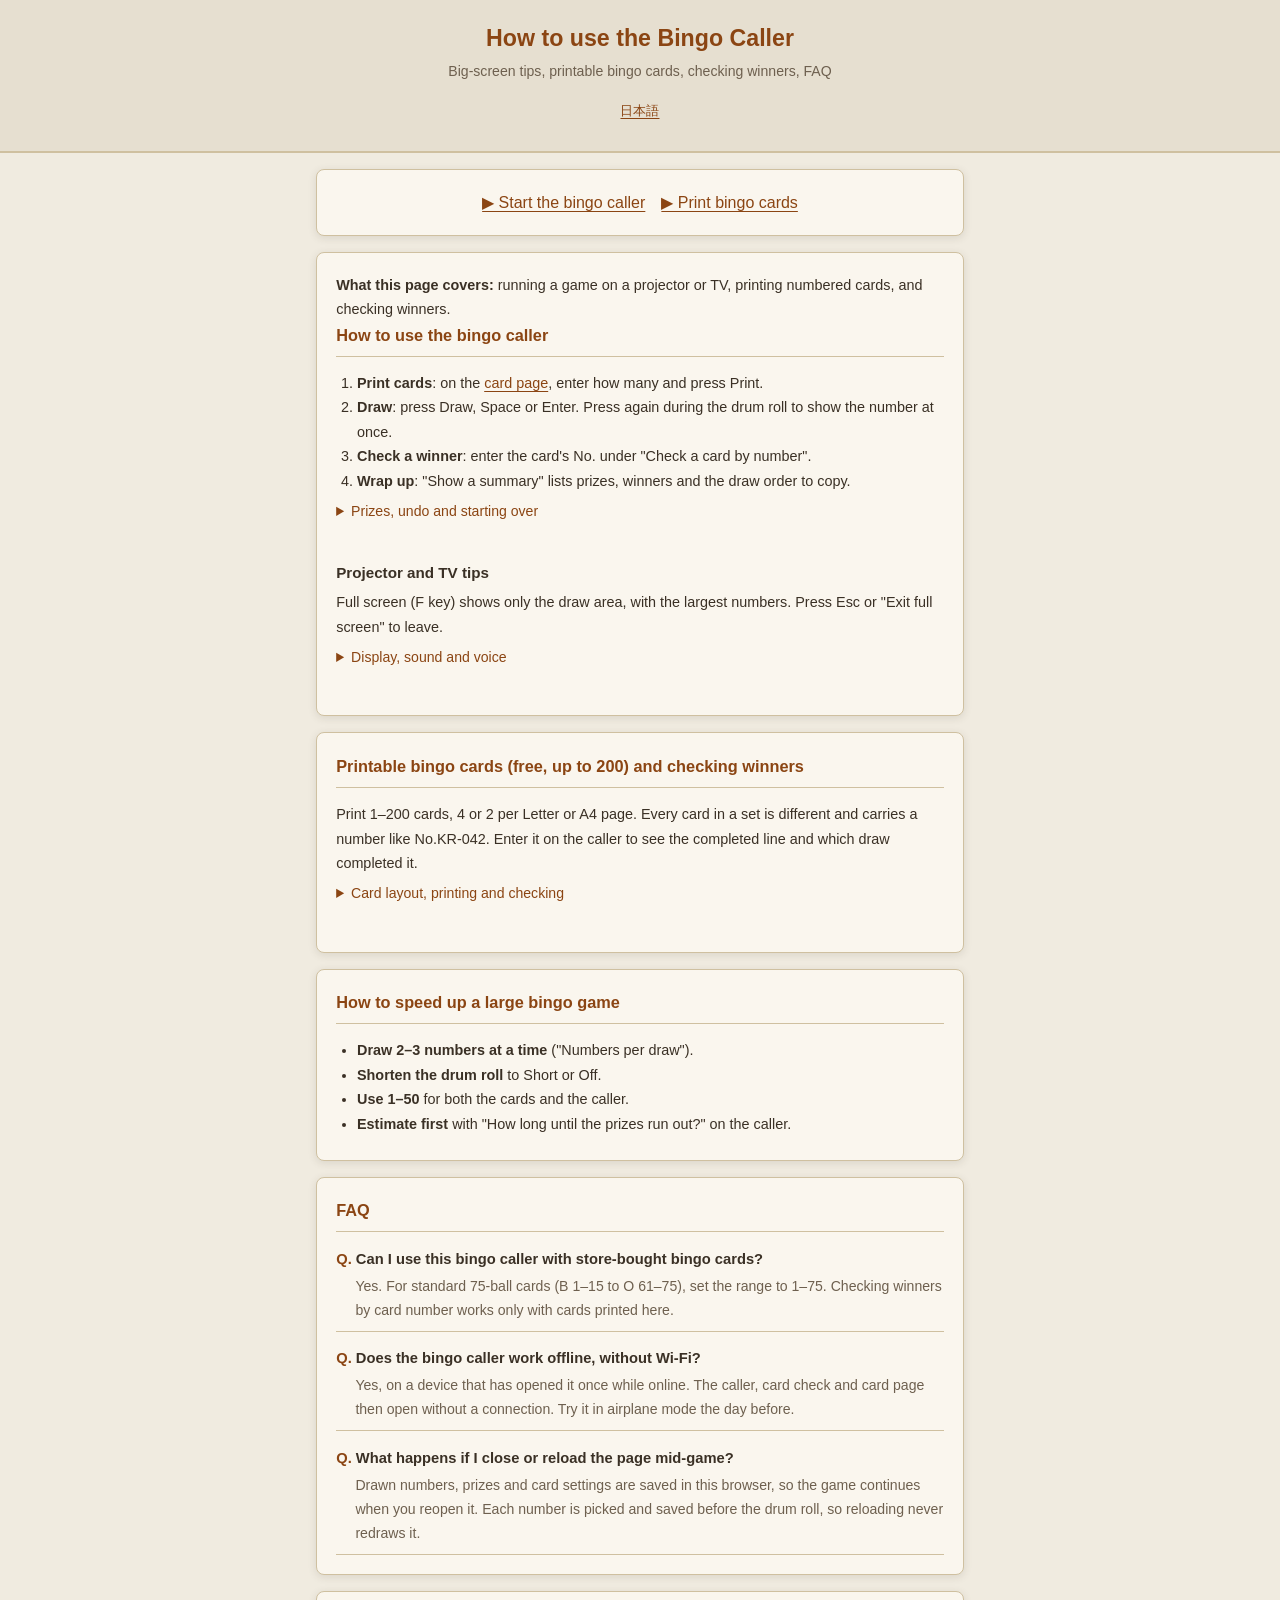
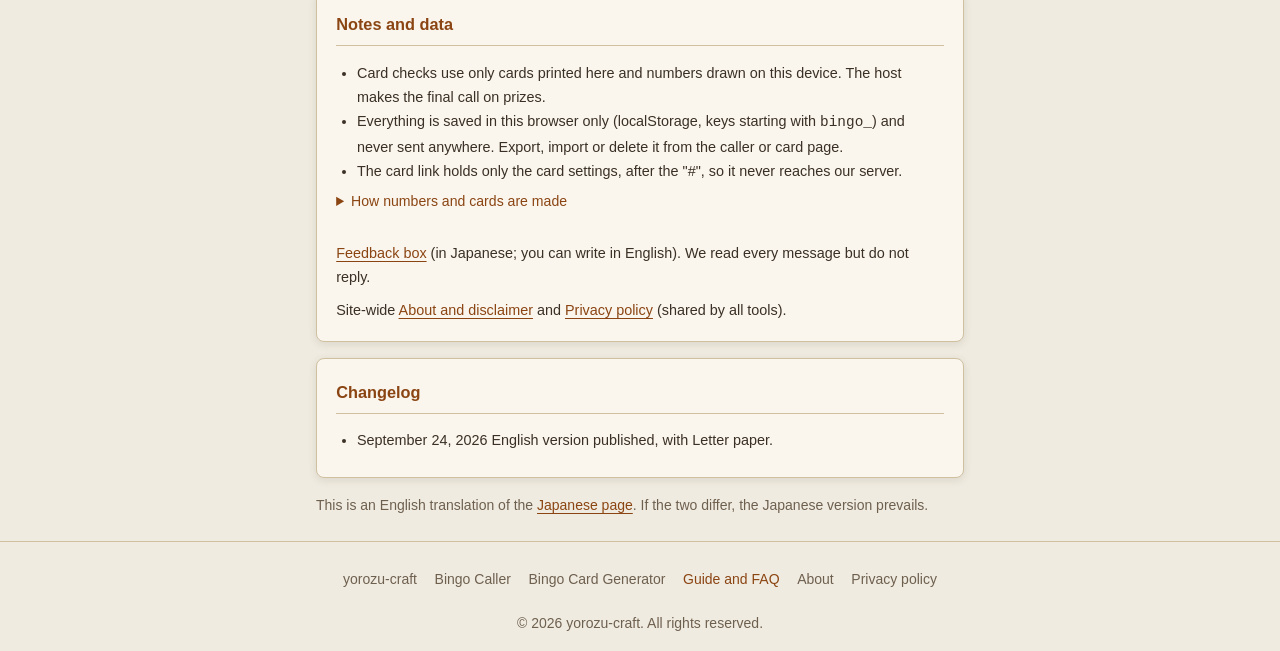
<file: en/guide.html>
<!DOCTYPE html>
<html lang="en" data-skin="base">
<head>
  <meta charset="UTF-8">
  <meta name="viewport" content="width=device-width, initial-scale=1.0">
  <title>How to Use the Bingo Caller and Print Bingo Cards | yorozu-craft</title>
  <meta name="description" content="How to run bingo on a projector or TV with a free online bingo caller, print up to 200 numbered bingo cards on Letter or A4, and check winners by card number. FAQ included.">
  <meta name="robots" content="index, follow">
  <link rel="canonical" href="https://yorozu-craft.com/bingo/en/guide.html">
  <link rel="alternate" hreflang="ja" href="https://yorozu-craft.com/bingo/guide.html">
  <link rel="alternate" hreflang="en" href="https://yorozu-craft.com/bingo/en/guide.html">
  <link rel="alternate" hreflang="x-default" href="https://yorozu-craft.com/bingo/guide.html">
  <meta property="og:title" content="How to Use the Bingo Caller and Print Bingo Cards | yorozu-craft">
  <meta property="og:description" content="Run bingo on a big screen, print up to 200 numbered bingo cards, and check winners by card number.">
  <meta property="og:type" content="article">
  <meta property="og:url" content="https://yorozu-craft.com/bingo/en/guide.html">
  <meta property="og:site_name" content="yorozu-craft">
  <meta property="og:locale" content="en_US">
  <meta property="og:locale:alternate" content="ja_JP">
  <meta property="og:image" content="https://yorozu-craft.com/bingo/og-image.png">
  <meta property="og:image:width" content="1200">
  <meta property="og:image:height" content="630">
  <meta name="twitter:card" content="summary_large_image">
  <meta name="theme-color" content="#8b4513" media="(prefers-color-scheme: light)">
  <meta name="theme-color" content="#1c1814" media="(prefers-color-scheme: dark)">
  <!-- FAQ（下の #faq と内容をそろえる） -->
  <script type="application/ld+json">
  {
    "@context": "https://schema.org",
    "@type": "FAQPage",
    "mainEntity": [
      {
        "@type": "Question",
        "name": "Can I use this bingo caller with store-bought bingo cards?",
        "acceptedAnswer": {
          "@type": "Answer",
          "text": "Yes. For standard 75-ball cards (B 1–15 to O 61–75), set the range to 1–75. Checking winners by card number works only with cards printed here."
        }
      },
      {
        "@type": "Question",
        "name": "Does the bingo caller work offline, without Wi-Fi?",
        "acceptedAnswer": {
          "@type": "Answer",
          "text": "Yes, on a device that has opened it once while online. The caller, card check and card page then open without a connection. Try it in airplane mode the day before."
        }
      },
      {
        "@type": "Question",
        "name": "What happens if I close or reload the page mid-game?",
        "acceptedAnswer": {
          "@type": "Answer",
          "text": "Drawn numbers, prizes and card settings are saved in this browser, so the game continues when you reopen it. Each number is picked and saved before the drum roll, so reloading never redraws it."
        }
      }
    ]
  }
  </script>
  <!-- Google AdSense（サイト所有確認 + 広告配信スクリプト） -->
  <meta name="google-adsense-account" content="ca-pub-5375267956079717">
  <script async src="https://pagead2.googlesyndication.com/pagead/js/adsbygoogle.js?client=ca-pub-5375267956079717"
     crossorigin="anonymous"></script>
  <link rel="icon" href="../favicon.svg" type="image/svg+xml">
  <link rel="apple-touch-icon" href="../apple-touch-icon.png">
  <link rel="manifest" href="../manifest.webmanifest">
  <link rel="stylesheet" href="../style.css">
</head>
<body>
  <header class="app-header">
    <h1>How to use the Bingo Caller</h1>
    <p class="subtitle">Big-screen tips, printable bingo cards, checking winners, FAQ</p>
    <p class="lang-switch"><a href="../guide.html" hreflang="ja" lang="ja">日本語</a></p>
  </header>

  <main class="app-main">

    <p class="card" style="text-align:center"><a href="./">▶ Start the bingo caller</a>　<a href="./cards.html">▶ Print bingo cards</a></p>

    <article class="card content" id="howto">
      <p><strong>What this page covers:</strong> running a game on a projector or TV, printing numbered cards, and checking winners.</p>
      <h2>How to use the bingo caller</h2>
      <ol>
        <li><strong>Print cards</strong>: on the <a href="./cards.html">card page</a>, enter how many and press Print.</li>
        <li><strong>Draw</strong>: press Draw, Space or Enter. Press again during the drum roll to show the number at once.</li>
        <li><strong>Check a winner</strong>: enter the card's No. under "Check a card by number".</li>
        <li><strong>Wrap up</strong>: "Show a summary" lists prizes, winners and the draw order to copy.</li>
      </ol>
      <details>
        <summary>Prizes, undo and starting over</summary>
        <ul>
          <li>Enter prizes under "Prize order" in the order you give them. The draw screen shows the next prize, and a winning card check offers "Give this player the next prize".</li>
          <li>"Undo last" removes the last number. "Start over" in Draw settings clears the drawn numbers and winners.</li>
          <li>No number is drawn twice. "Numbers per draw" draws 2–5 at a time.</li>
        </ul>
      </details>

      <h3 id="screen">Projector and TV tips</h3>
      <p>Full screen (F key) shows only the draw area, with the largest numbers. Press Esc or "Exit full screen" to leave.</p>
      <details>
        <summary>Display, sound and voice</summary>
        <ul>
          <li>On a laptop, set the projector to "Duplicate" so it shows the same screen as yours.</li>
          <li>On iPhone, Full screen fills the browser window instead.</li>
          <li>Sound (M) and Voice (V) switch with the buttons or keys. Voice calls say "B 12"; untick "Voice says the letter too" for numbers only.</li>
          <li>Voice uses your device's built-in speech synthesis, so the voice depends on the device. If you hear nothing, check the volume and silent mode.</li>
          <li>The draw screen shows no ads, so nothing covers the numbers.</li>
        </ul>
      </details>
    </article>

    <article class="card content" id="cards">
      <h2>Printable bingo cards (free, up to 200) and checking winners</h2>
      <p>Print 1–200 cards, 4 or 2 per Letter or A4 page. Every card in a set is different and carries a number like No.KR-042. Enter it on the caller to see the completed line and which draw completed it.</p>
      <details>
        <summary>Card layout, printing and checking</summary>
        <ul>
          <li>1–75 cards use the US layout: B 1–15, I 16–30, N 31–45, G 46–60, O 61–75, FREE in the center. 1–50, 1–90 and 1–100 split the range into five equal columns. Set the caller to the same range.</li>
          <li>Add a title (e.g. Holiday Party 2026) under More settings. The small credit line can be turned off there.</li>
          <li>If a page does not fit, match the paper under More settings to your printer's paper, and print portrait at 100% (or "Fit to page") with no or default margins.</li>
          <li>The first two letters of the No. identify the card set; a card from another set is flagged.</li>
          <li>The draw screen shows how many printed cards have bingo or are one away (cards not handed out are counted too).</li>
          <li>The same set code makes the same cards on any device. "Copy link to these cards" sends them to a co-host.</li>
        </ul>
      </details>
    </article>

    <article class="card content" id="faster">
      <h2>How to speed up a large bingo game</h2>
      <ul>
        <li><strong>Draw 2–3 numbers at a time</strong> ("Numbers per draw").</li>
        <li><strong>Shorten the drum roll</strong> to Short or Off.</li>
        <li><strong>Use 1–50</strong> for both the cards and the caller.</li>
        <li><strong>Estimate first</strong> with "How long until the prizes run out?" on the caller.</li>
      </ul>
    </article>

    <article class="card content" id="faq">
      <h2>FAQ</h2>
      <dl class="faq">
        <dt>Can I use this bingo caller with store-bought bingo cards?</dt>
        <dd>Yes. For standard 75-ball cards (B 1–15 to O 61–75), set the range to 1–75. Checking winners by card number works only with cards printed here.</dd>
        <dt>Does the bingo caller work offline, without Wi-Fi?</dt>
        <dd>Yes, on a device that has opened it once while online. The caller, card check and card page then open without a connection. Try it in airplane mode the day before.</dd>
        <dt>What happens if I close or reload the page mid-game?</dt>
        <dd>Drawn numbers, prizes and card settings are saved in this browser, so the game continues when you reopen it. Each number is picked and saved before the drum roll, so reloading never redraws it.</dd>
      </dl>
    </article>

    <article class="card content" id="notes">
      <h2>Notes and data</h2>
      <ul>
        <li>Card checks use only cards printed here and numbers drawn on this device. The host makes the final call on prizes.</li>
        <li>Everything is saved in this browser only (localStorage, keys starting with <code>bingo_</code>) and never sent anywhere. Export, import or delete it from the caller or card page.</li>
        <li>The card link holds only the card settings, after the "#", so it never reaches our server.</li>
      </ul>
      <details>
        <summary>How numbers and cards are made</summary>
        <ul>
          <li>Each number is picked with the browser's cryptographic random generator (crypto.getRandomValues), with equal chances among the numbers not yet drawn.</li>
          <li>Cards are generated from the set code and the card's position, so the same code always gives the same cards.</li>
          <li>The time estimate plays the whole game 300 times (with your printed set when the player count matches it) and counts the draws until as many cards as prizes have bingo. Real games vary.</li>
          <li>Sound effects are generated in the browser; no audio files are used. Free, with no account or app install.</li>
        </ul>
      </details>
      <p><a href="/post/?from=/bingo/en/guide.html">Feedback box</a> (in Japanese; you can write in English). We read every message but do not reply.</p>
      <p>Site-wide <a href="../../en/about.html">About and disclaimer</a> and <a href="../../en/privacy-policy.html">Privacy policy</a> (shared by all tools).</p>
    </article>

    <article class="card content" id="changelog">
      <h2>Changelog</h2>
      <ul>
        <li><time datetime="2026-09-24">September 24, 2026</time> English version published, with Letter paper.</li>
      </ul>
    </article>

    <p class="small translation-note">This is an English translation of the <a href="../guide.html" hreflang="ja">Japanese page</a>. If the two differ, the Japanese version prevails.</p>
  </main>

  <footer class="app-footer">
    <nav class="footer-nav" aria-label="Footer">
      <ul>
        <li><a href="../../en/">yorozu-craft</a></li>
        <li><a href="./">Bingo Caller</a></li>
        <li><a href="./cards.html">Bingo Card Generator</a></li>
        <li><a href="./guide.html" aria-current="page">Guide and FAQ</a></li>
        <li><a href="../../en/about.html">About</a></li>
        <li><a href="../../en/privacy-policy.html">Privacy policy</a></li>
      </ul>
    </nav>
    <p>&copy; 2026 yorozu-craft. All rights reserved.</p>
  </footer>

  <!-- Cloudflare Web Analytics（Cookie を使わないアクセス解析） --><script type='module' src='https://static.cloudflareinsights.com/beacon.min.js' data-cf-beacon='{"token": "b79bf821e1fd4b6683866d493b1de426"}'></script><!-- End Cloudflare Web Analytics -->
</body>
</html>
</file>
<file: style.css>
/* ===========================
   大人数ビンゴ抽選 — yorozu-common v2 の皮（B「静かな道具」、yorozu-plans DESIGN.md）に載せ替え（K192 段 3 の 2）
   共通の皮のページ（cards・join・print）の色・字・角・線は皮のトークンだけを使う。ここに書くのは配置とこの道具だけの部品
   ダークモードは端末の設定に自動で合わせる（prefers-color-scheme。手動切替は付けない）
   index.html・guide.html（とその英語版）は土台（<html data-skin="base">）で皮が外れる。その見た目は「土台のページの見た目」の節が持つ
   =========================== */
/* yorozu-common:begin v2 — サイト共通の土台と皮。正本は youheioonuki.github.io の tools/common/v2/base.css と skin.css（yorozu-plans DESIGN.md）。
   この begin〜end の間は手で直さない（tools/sync-common.mjs で全ツールに配る。ツール固有の上書きは end の後に書く） */
/* yorozu-common v2 土台の層（yorozu-plans ROADMAP 7.98 D369、DESIGN.md）。すべてのページ（見せる・遊ぶ・世界を持つページも）に当てる。
   見た目（色・字・面）は持たない: リセット、押せる高さ、フォーカスの輪、入力の字の大きさ、読み上げの隠し字、動きを減らす設定、印刷で広告を出さない。
   色の値は各ページか共通の皮（skin.css）が --focus-ring・--focus・--muted・--error を決める。無ければ下の既定
   出どころ（v1 から引き継ぎ。2026-10-03 確認、yorozu-plans 企画書 59）: デジタル庁デザインシステム https://design.digital.go.jp/dads/ のコンテンツを加工して作成
   （フォーカスの輪・字の大きさの下限・入力欄のエラー表示。値は @digital-go-jp/design-tokens 2.0.1、MIT, (c) 2023 デジタル庁）。
   GOV.UK Frontend 6.5.1（MIT, (c) Crown copyright）の考え方: visually-hidden、エラーの文の前に読み上げ用の語 */
:root { --tap: 44px; --sp-1: 0.25rem; --sp-2: 0.5rem; --sp-3: 0.75rem; --sp-4: 1rem; --sp-6: 1.5rem; --sp-8: 2rem; --fs-s: 0.875rem; --fs-m: 1rem; --fs-l: 1.25rem; --fs-xl: 1.625rem; }
*, *::before, *::after { box-sizing: border-box; margin: 0; padding: 0; }
[hidden] { display: none !important; }
html { -webkit-text-size-adjust: 100%; text-size-adjust: 100%; }
:where(a, button, input, select, textarea, summary, [tabindex]):focus-visible {
  outline: 4px solid var(--focus-ring, #000); outline-offset: 2px; box-shadow: 0 0 0 2px var(--focus, #ffd43d);
}
@media (forced-colors: active) { :where(a, button, input, select, textarea, summary):focus-visible { outline-color: Highlight; } }
:where(input, select, textarea, button) { font: inherit; color: inherit; }
:where(input:not([type="checkbox"]):not([type="radio"]):not([type="range"]), select, textarea) { font-size: max(1rem, 16px); }
:where(button, summary, [role="button"]) { min-height: var(--tap); }
/* 1 つだけで置くリンク（nav の並び、使い方から道具へ戻るカード、言語の切り替え、パンくず）も押せる高さに。文中のリンクは対象外（WCAG 2.5.8。K192 の全巡回） */
:where(nav li > a, p.card > a:only-child, .lang-switch a, .crumb a) { display: inline-flex; align-items: center; min-height: var(--tap); }
[aria-invalid="true"] { border-color: var(--error, #ce0000) !important; }
.field-error { color: var(--error, #ce0000); font-weight: 700; margin-top: var(--sp-1); }
.visually-hidden {
  position: absolute !important; width: 1px !important; height: 1px !important; margin: 0 !important; padding: 0 !important;
  overflow: hidden !important; clip-path: inset(50%) !important; white-space: nowrap !important; border: 0 !important;
}
@media (prefers-reduced-motion: reduce) { *, *::before, *::after { animation-duration: 0.01ms !important; animation-iteration-count: 1 !important; transition-duration: 0.01ms !important; scroll-behavior: auto !important; } }
@media print { ins.adsbygoogle, .google-auto-placed, iframe[id^="aswift"], iframe[id^="google_ads"] { display: none !important; } }
/* yorozu-common v2 共通の皮（B「静かな道具」。yorozu-plans ROADMAP 7.94〜7.99 D364・D366・D369、正典は DESIGN.md）。
   当てるのは計算・制度・道具・読み物・案内（docs/content-classes.csv の「皮」が「共通」）。base.css の後、ページ自身の CSS の前に読む（ページが上書きできる）。
   土台だけのページは <html data-skin="base">（CSV の「皮」から機械で付ける）で、この皮はすべて外れる。同じ CSS を共通と土台のページが使っていても出し分けられる。
   どの規則も :where() で詳細度を上げない（トークンは 0、要素の規則は要素 1 つ分のまま）。影・装飾・2 色以上の強調・端末依存の明朝は使わない */
:where(html:not([data-skin="base"])) {
  color-scheme: light dark;
  --bg: #eef0f2; --bg-2: #e2e6ea; --card: #fbfcfd; --text: #1d2125; --muted: #4c565f;
  --accent: #0e5a6b; --accent-soft: #dcecef; --on-accent: #ffffff;
  --border: #c5ccd3; --input-border: #6b7782;
  --error: #ce0000; --ok: #197a4b; --focus: #ffd43d; --focus-ring: #000;
  --font-ui: "Noto Sans JP", "Noto Sans CJK JP", "Hiragino Sans", "Hiragino Kaku Gothic ProN", Meiryo, sans-serif;
  --lh-body: 1.7; --lh-tight: 1.4; --radius: 6px; --line-input: 2px;
}
@media (prefers-color-scheme: dark) {
  :where(html:not([data-skin="base"])) {
    --bg: #15191d; --bg-2: #1c2227; --card: #1a1f24; --text: #e8ecef; --muted: #a8b3bc;
    --accent: #6fc3d4; --accent-soft: #14323a; --on-accent: #0b1a1e;
    --border: #2f373e; --input-border: #7a8792; --error: #ff8a7a; --ok: #6fcf97; --focus: #000; --focus-ring: #ffd43d;
  }
}
:where(html:not([data-skin="base"])) body { font-family: var(--font-ui); background: var(--bg); color: var(--text); line-height: var(--lh-body); font-variant-numeric: tabular-nums; }
:where(html:not([data-skin="base"])) h1 { font-size: var(--fs-xl); font-weight: 800; line-height: var(--lh-tight); }
:where(html:not([data-skin="base"])) h2 { font-size: var(--fs-l); font-weight: 800; line-height: var(--lh-tight); }
:where(html:not([data-skin="base"])) h3 { font-size: var(--fs-m); font-weight: 800; }
:where(html:not([data-skin="base"])) a { color: var(--accent); text-decoration-thickness: 1px; text-underline-offset: 3px; }
@media (hover: hover) { :where(html:not([data-skin="base"])) a:hover { text-decoration-thickness: 3px; } }
:where(html:not([data-skin="base"])) :where(input, textarea)::placeholder { color: var(--muted); opacity: 1; }
/* 部品: 入力の箱 */
:where(html:not([data-skin="base"])) :where(input:not([type="checkbox"]):not([type="radio"]):not([type="range"]), select, textarea) { border: var(--line-input) solid var(--input-border); border-radius: var(--radius); background: var(--card); min-height: var(--tap); padding: var(--sp-1) var(--sp-3); }
:where(html:not([data-skin="base"])) :where(input, select, textarea):focus { border-color: var(--text); }
/* 部品: ボタン（主は塗り、副は線） */
:where(html:not([data-skin="base"])) :where(button, .btn) { border: 1px solid var(--input-border); border-radius: var(--radius); background: var(--card); color: var(--text); font-weight: 700; padding: 0 var(--sp-4); cursor: pointer; }
:where(html:not([data-skin="base"])) :where(button[type="submit"], .btn-primary) { background: var(--accent); border-color: var(--accent); color: var(--on-accent); }
/* <a> のボタンは a { color } に負けないよう、詳細度を 1 段だけ上げる（D416。主は副の後に書いて勝たせる） */
:where(html:not([data-skin="base"])) a.btn { color: var(--text); }
:where(html:not([data-skin="base"])) a.btn-primary { color: var(--on-accent); }
/* 部品: チップ・面・折りたたみ（開閉の印 ▶ を残すため list-item のまま、高さは上下の余白と土台の min-height で）・結果の数字・注意の帯・固定バー */
:where(html:not([data-skin="base"])) :where(.chip) { display: inline-flex; align-items: center; min-height: var(--tap); padding: 0 var(--sp-3); border: 1px solid var(--input-border); border-radius: var(--radius); color: var(--text); text-decoration: none; font-weight: 700; }
:where(html:not([data-skin="base"])) :where(.card) { background: var(--card); border: 1px solid var(--border); border-radius: var(--radius); padding: var(--sp-4); }
:where(html:not([data-skin="base"])) :where(details) > summary { padding-block: var(--sp-2); cursor: pointer; font-weight: 700; }
:where(html:not([data-skin="base"])) :where(.result-num, .money, output) { font-size: var(--fs-xl); font-weight: 800; }
:where(html:not([data-skin="base"])) :where(.notice, [data-keep]) { border-left: 4px solid var(--text); background: var(--bg-2); padding: var(--sp-2) var(--sp-3); }
:where(html:not([data-skin="base"])) :where(.fixed-bar) { position: sticky; bottom: 0; background: var(--card); border-top: 1px solid var(--border); padding: var(--sp-2) var(--sp-4); }
/* yorozu-common:end */

/* ===========================
   土台のページ（<html data-skin="base">: index.html・guide.html とその英語版）の見た目。共通の皮のページには効かない
   皮が外れるので、色・字・角のトークンと、この画面が使う部品の見た目をここで持つ（v1 の和紙の配色のまま）
   =========================== */
:where(html[data-skin="base"]) {
  color-scheme: light dark;
  --bg: #f0ebe0; --bg-2: #e6dfd0; --card: #faf6ee; --text: #3a3025; --muted: #6e604f;
  --accent: #8b4513; --accent-soft: #f3e6d8; --border: #cfc0a0; --input-border: #857561; --shadow: rgba(58, 48, 37, 0.12);
  --error: #ce0000; --ok: #197a4b; --focus: #ffd43d; --focus-ring: #000;
  --font-ui: "Noto Sans JP", "Noto Sans CJK JP", "Hiragino Sans", "Hiragino Kaku Gothic ProN", Meiryo, sans-serif;
  --lh-body: 1.7; --lh-tight: 1.4; --radius: 8px;
}
@media (prefers-color-scheme: dark) {
  :where(html[data-skin="base"]) {
    --bg: #1c1814; --bg-2: #25201a; --card: #2b251e; --text: #ece4d6; --muted: #b9ab96;
    --accent: #e0a066; --accent-soft: #3a2e22; --border: #4a3f33; --input-border: #8c7d68; --shadow: rgba(0, 0, 0, 0.4);
    --error: #ff8a7a; --ok: #6fcf97; --focus-ring: #ffd43d; --focus: #000;
  }
}
:where(html[data-skin="base"]) {
  --ok: #2f6b2f;
  --ok-soft: #e3f0dc;
  --warn: #9a3412;
  --hit: #f6d68a;
}
@media (prefers-color-scheme: dark) {
  :where(html[data-skin="base"]) {
    --ok: #9fd49a;
    --ok-soft: #22341f;
    --warn: #f0a37a;
    --hit: #6b5320;
  }
}
:where(html[data-skin="base"]) body { font-family: var(--font-ui); background: var(--bg); color: var(--text); line-height: var(--lh-body); }
:where(html[data-skin="base"]) a { color: var(--accent); text-decoration-thickness: 1px; text-underline-offset: 3px; }
@media (hover: hover) { :where(html[data-skin="base"]) a:hover { text-decoration-thickness: 3px; } }
:where(html[data-skin="base"]) :where(input, textarea)::placeholder { color: var(--muted); opacity: 1; }
:where(html[data-skin="base"]) .app-header { text-align: center; padding: 1.4rem 1rem 1.1rem; background: var(--bg-2); border-bottom: 2px solid var(--border); }
:where(html[data-skin="base"]) .app-header h1 { font-size: 1.45rem; color: var(--accent); line-height: 1.4; }
:where(html[data-skin="base"]) .app-header .subtitle { font-size: 0.88rem; color: var(--muted); margin-top: 0.3rem; }
:where(html[data-skin="base"]) .app-main { max-width: 680px; margin: 0 auto; padding: 1rem; }
:where(html[data-skin="base"]) .card { background: var(--card); border: 1px solid var(--border); border-radius: 8px; padding: 1.2rem; margin-bottom: 1rem; box-shadow: 0 2px 8px var(--shadow); }
:where(html[data-skin="base"]) .card h2 { font-size: 1.02rem; color: var(--accent); border-bottom: 1px solid var(--border); padding-bottom: 0.4rem; margin-bottom: 0.9rem; }
:where(html[data-skin="base"]) .field { margin-bottom: 1rem; }
:where(html[data-skin="base"]) .field label { display: block; font-weight: 600; font-size: 0.95rem; margin-bottom: 0.25rem; }
:where(html[data-skin="base"]) .field .hint { font-size: var(--fs-s); color: var(--muted); margin-bottom: 0.4rem; }
:where(html[data-skin="base"]) .field input[type="number"], :where(html[data-skin="base"]) .field input[type="text"], :where(html[data-skin="base"]) .field select {
  width: 100%; max-width: 16rem; padding: 0.45rem 0.5rem; font-size: 1rem; border: 1px solid var(--input-border); border-radius: 6px; background: var(--card); color: var(--text);
}
:where(html[data-skin="base"]) .btn { display: inline-block; padding: 0.5rem 1.1rem; border: none; border-radius: 6px; background: var(--accent); color: var(--card); font-size: 0.95rem; font-weight: 600; cursor: pointer; }
:where(html[data-skin="base"]) .small { font-size: var(--fs-s); color: var(--muted); margin-top: 0.4rem; }
:where(html[data-skin="base"]) .app-footer { text-align: center; padding: 1rem; font-size: var(--fs-s); color: var(--muted); border-top: 1px solid var(--border); margin-top: 0.5rem; }
:where(html[data-skin="base"]) .footer-nav ul { list-style: none; display: flex; justify-content: center; flex-wrap: wrap; gap: 0.4rem 1.1rem; margin-bottom: 0.6rem; }
:where(html[data-skin="base"]) .footer-nav a { color: var(--muted); text-decoration: none; }
:where(html[data-skin="base"]) .footer-nav a:hover, :where(html[data-skin="base"]) .footer-nav a[aria-current="page"] { color: var(--accent); }
@media (max-width: 480px) { :where(html[data-skin="base"]) .app-header h1 { font-size: 1.2rem; } }
:where(html[data-skin="base"]) .hint { font-size: 0.82rem; color: var(--muted); margin-bottom: 0.6rem; }
:where(html[data-skin="base"]) .btn { margin: 0.15rem 0.2rem 0.15rem 0; text-decoration: none; }
:where(html[data-skin="base"]) .btn:disabled { opacity: 0.5; cursor: default; }
:where(html[data-skin="base"]) .btn-ghost { background: transparent; color: var(--accent); border: 1px solid var(--accent); }
:where(html[data-skin="base"]) .field textarea, :where(html[data-skin="base"]) .inline-form input[type="text"], :where(html[data-skin="base"]) .field input[type="text"] {
  width: 100%; padding: 0.45rem 0.5rem; font-size: 1rem; border: 1px solid var(--input-border); border-radius: 6px;
  background: var(--card); color: var(--text); font-family: inherit;
}
:where(html[data-skin="base"]) .inline-form { display: flex; gap: 0.4rem; align-items: center; margin: 0.4rem 0; }
:where(html[data-skin="base"]) .check-label { font-weight: 400 !important; display: flex !important; gap: 0.4rem; align-items: center; }
:where(html[data-skin="base"]) .bulk { margin-top: 0.5rem; font-size: 0.9rem; }
:where(html[data-skin="base"]) .bulk summary { cursor: pointer; color: var(--accent); }
:where(html[data-skin="base"]) .bulk textarea { width: 100%; margin: 0.4rem 0; padding: 0.4rem; font-size: 0.95rem; border: 1px solid var(--input-border); border-radius: 6px; background: var(--card); color: var(--text); font-family: inherit; }
:where(html[data-skin="base"]) .mode-switch { display: flex; max-width: 30rem; margin: 0 auto 1rem; border: 1px solid var(--accent); border-radius: 999px; overflow: hidden; background: var(--card); }
:where(html[data-skin="base"]) .mode-switch a { flex: 1 1 auto; text-align: center; white-space: nowrap; padding: 0.5rem 0.7rem; font-size: 0.9rem; font-weight: 600; color: var(--accent); text-decoration: none; }
:where(html[data-skin="base"]) .mode-switch a + a { border-left: 1px solid var(--accent); }
:where(html[data-skin="base"]) .mode-switch a[aria-current="page"] { background: var(--accent); color: var(--card); }
:where(html[data-skin="base"]) .mode-switch a:not([aria-current]):hover { background: var(--accent-soft); }
:where(html[data-skin="base"]) details.card.opt { padding: 0 1.2rem; margin-bottom: 1rem; }
:where(html[data-skin="base"]) details.card.opt > summary { cursor: pointer; display: block; min-height: 44px; padding: 0.6rem 0; color: var(--accent); font-weight: 600; font-size: 0.95rem; list-style: none; }
:where(html[data-skin="base"]) details.card.opt > summary::-webkit-details-marker { display: none; }
:where(html[data-skin="base"]) details.card.opt > summary::before { content: '▸'; margin-right: 0.4rem; }
:where(html[data-skin="base"]) details.card.opt[open] > summary::before { content: '▾'; }
:where(html[data-skin="base"]) details.card.opt[open] { padding-bottom: 0.9rem; }
:where(html[data-skin="base"]) details.card.opt[open] > summary { border-bottom: 1px solid var(--border); margin-bottom: 0.9rem; }
:where(html[data-skin="base"]) .opt-state { color: var(--text); font-weight: normal; }
:where(html[data-skin="base"]) .lang-switch { font-size: 0.82rem; margin-top: 0.35rem; }

/* ===========================
   ビンゴのボールの色（B・I・N・G・O）。どのページでも同じ。文字は白で読みやすく
   =========================== */
:root {
  --col-B: #2f62b0;
  --col-I: #b3332e;
  --col-N: #6b6b6b;
  --col-G: #2f7d3a;
  --col-O: #946b00;          /* 白い字で 4.8:1（REVIEW C9 low-contrast。前は #b8860b で 3.3:1） */
}

/* ===========================
   共通の皮のページ（cards・join・print とその英語版）の配置と、この道具だけの部品
   土台のページと同じ名前の規則は :where(html:not([data-skin="base"])) で絞り、土台の見た目を変えない
   =========================== */

/* ヘッダー */
:where(html:not([data-skin="base"])) .app-header { text-align: center; padding: var(--sp-3) var(--sp-4); border-bottom: 1px solid var(--border); }
.app-header > p { max-width: 40em; margin-left: auto; margin-right: auto; }
:where(html:not([data-skin="base"])) .app-header .subtitle { font-size: var(--fs-s); color: var(--muted); margin-top: var(--sp-1); }
:where(html:not([data-skin="base"])) .lang-switch { font-size: var(--fs-s); margin-top: var(--sp-1); }   /* 日本語 ⇄ English（hreflang の対のページへ） */
:where(html:not([data-skin="base"])) .lang-switch a { display: inline-flex; align-items: center; min-height: var(--tap); }

/* レイアウト */
:where(html:not([data-skin="base"])) .app-main { max-width: 680px; margin: 0 auto; padding: var(--sp-4); }
:where(html:not([data-skin="base"])) .card { margin-bottom: var(--sp-4); }
:where(html:not([data-skin="base"])) .card h2 { margin-bottom: var(--sp-3); }

/* 入力 */
:where(html:not([data-skin="base"])) .field { margin-bottom: var(--sp-4); }
:where(html:not([data-skin="base"])) .field label { display: block; font-weight: 700; margin-bottom: var(--sp-1); }
:where(html:not([data-skin="base"])) .field .hint { font-size: var(--fs-s); color: var(--muted); margin-bottom: var(--sp-2); }
:where(html:not([data-skin="base"])) .field input[type="number"], :where(html:not([data-skin="base"])) .field input[type="text"], :where(html:not([data-skin="base"])) .field select { width: 100%; max-width: 16rem; }
:where(html:not([data-skin="base"])) .inline-form input[type="text"] { width: 100%; }
:where(html:not([data-skin="base"])) .hint { font-size: var(--fs-s); color: var(--muted); margin-bottom: var(--sp-2); }
.label-like { font-weight: 700; margin-bottom: var(--sp-1); }
:where(html:not([data-skin="base"])) .small { font-size: var(--fs-s); color: var(--muted); margin-top: var(--sp-2); }
:where(html:not([data-skin="base"])) :where(.small, .hint, .landing p) a { display: inline-flex; align-items: center; min-height: var(--tap); }   /* 1 行に 1 つのリンクの高さ（地の文の中のリンクは対象外） */
:where(html:not([data-skin="base"])) .inline-form { display: flex; gap: var(--sp-2); align-items: center; margin: var(--sp-2) 0; }
:where(html:not([data-skin="base"])) .check-label { font-weight: 400 !important; display: flex !important; align-items: center; gap: var(--sp-2); min-height: var(--tap); }
:where(html:not([data-skin="base"])) .bulk { margin-top: var(--sp-2); }

/* ボタン（主は .btn-primary、ほかは .btn。色と線は皮が持つ） */
:where(html:not([data-skin="base"])) .btn:disabled { opacity: 0.5; cursor: not-allowed; }

/* フッター */
:where(html:not([data-skin="base"])) .app-footer { text-align: center; padding: var(--sp-4); font-size: var(--fs-s); color: var(--muted); border-top: 1px solid var(--border); margin-top: var(--sp-2); }
:where(html:not([data-skin="base"])) .footer-nav ul { list-style: none; display: flex; justify-content: center; flex-wrap: wrap; gap: 0 1.1rem; margin-bottom: var(--sp-2); }
:where(html:not([data-skin="base"])) .footer-nav a { display: inline-flex; align-items: center; min-height: var(--tap); color: var(--muted); text-decoration: none; }
:where(html:not([data-skin="base"])) .footer-nav a:hover, :where(html:not([data-skin="base"])) .footer-nav a[aria-current="page"] { color: var(--accent); }

/* 抽選とカード印刷の切り替え（印刷では出さない） */
:where(html:not([data-skin="base"])) .mode-switch { display: flex; max-width: 30rem; margin: 0 auto var(--sp-4); border: 1px solid var(--input-border); border-radius: var(--radius); overflow: hidden; background: var(--card); }
:where(html:not([data-skin="base"])) .mode-switch a { flex: 1 1 auto; display: flex; align-items: center; justify-content: center; min-height: var(--tap); text-align: center; white-space: nowrap; padding: 0 var(--sp-3); font-weight: 700; color: var(--accent); text-decoration: none; }
:where(html:not([data-skin="base"])) .mode-switch a + a { border-left: 1px solid var(--input-border); }
:where(html:not([data-skin="base"])) .mode-switch a[aria-current="page"] { background: var(--accent); color: var(--on-accent); }
:where(html:not([data-skin="base"])) .mode-switch a:not([aria-current]):hover { background: var(--accent-soft); }

/* くわしく入れる（1 グループ 1 つの details）。summary の .opt-state に今の状態を出す */
:where(html:not([data-skin="base"])) details.card.opt { padding: 0 var(--sp-4); margin-bottom: var(--sp-3); }
:where(html:not([data-skin="base"])) details.card.opt > summary { min-height: var(--tap); padding: var(--sp-3) 0; }
:where(html:not([data-skin="base"])) details.card.opt[open] { padding-bottom: var(--sp-4); }
:where(html:not([data-skin="base"])) details.card.opt[open] > summary { border-bottom: 1px solid var(--border); margin-bottom: var(--sp-4); }
:where(html:not([data-skin="base"])) .opt-state { color: var(--text); font-weight: 400; }

/* 読みもの（guide.html） */
.content h3 { font-size: 0.95rem; margin: 1rem 0 0.3rem; }
.content p, .content li { font-size: 0.9rem; }
.content p + p { margin-top: 0.5rem; }
.content ul, .content ol { padding-left: 1.3rem; margin: 0.3rem 0; }
.faq dt { font-weight: 600; margin-top: 0.9rem; font-size: 0.92rem; }
.faq dt::before { content: 'Q. '; color: var(--accent); }
.faq dd { font-size: 0.88rem; color: var(--muted); padding: 0.2rem 0 0.5rem 1.2rem; border-bottom: 1px solid var(--border); }

/* ===========================
   ビンゴ（抽選ページ・カードページ）
   =========================== */
.app-main.wide { max-width: 1100px; }
.inline-form input[type="text"] { flex: 1; min-width: 0; }
.inline-form .btn { flex: none; margin: 0; }
.grid-2 { display: grid; grid-template-columns: 1fr; gap: 0 1rem; }
@media (min-width: 900px) { .grid-2 { grid-template-columns: 1fr 1fr; } }
.seed { font-size: 1.3rem; letter-spacing: 0.15em; font-family: ui-monospace, "SFMono-Regular", Menlo, Consolas, monospace; }
.est-inputs { display: flex; flex-wrap: wrap; gap: 0 1rem; }
.est-inputs .field { flex: 1 1 9rem; }
.est-inputs .field input, .est-inputs .field select { max-width: 100%; }
.est-result p { font-size: 0.92rem; margin-top: 0.4rem; }
.est-result p:first-child { font-weight: 600; }
.banner { background: var(--accent-soft); display: flex; flex-wrap: wrap; gap: var(--sp-2); align-items: center; }
.banner span { flex: 1 1 18rem; }

.mode-switch a:focus-visible { outline-offset: -4px; }   /* 共通の輪を内側に（端で切れないように） */
body.is-max .mode-switch { display: none; }

/* --- 抽選 --- */
.stage { padding: 0.9rem; }
.stage-bar { display: flex; flex-wrap: wrap; align-items: center; gap: 0.3rem 0.8rem; border-bottom: 1px solid var(--border); padding-bottom: 0.5rem; margin-bottom: 0.6rem; }
.stage .stage-title { border: 0; margin: 0; padding: 0; font-size: 1.02rem; }
.stage-count { font-weight: 600; font-variant-numeric: tabular-nums; }
.stage-tools { margin-left: auto; display: flex; gap: 0.3rem; flex-wrap: wrap; }
.icon-btn { font: inherit; font-size: 0.82rem; padding: 0.3rem 0.6rem; border-radius: 999px; border: 1px solid var(--border); background: var(--card); color: var(--muted); cursor: pointer; }
.icon-btn[aria-pressed="true"] { background: var(--accent); border-color: var(--accent); color: var(--card); }
.icon-btn[aria-pressed="false"]#btn-sound, .icon-btn[aria-pressed="false"]#btn-voice { text-decoration: line-through; }
.stage-body { display: grid; grid-template-columns: 1fr; gap: 1rem; }
@media (min-width: 900px) { .stage-body { grid-template-columns: minmax(300px, 2fr) 3fr; align-items: start; } }
.ball-area { text-align: center; }
:where(html[data-skin="base"]) .ball {
  --ball: var(--accent);
  width: min(62vw, 15rem); aspect-ratio: 1; margin: 0.3rem auto 0.6rem; border-radius: 50%;
  display: flex; flex-direction: column; align-items: center; justify-content: center;
  background: var(--ball);
  box-shadow: inset -0.6rem -0.8rem 1.4rem rgba(0, 0, 0, 0.28), 0 0.3rem 0.9rem var(--shadow);
  color: #fff; line-height: 1;
}
.ball[data-col="B"] { --ball: var(--col-B); }
.ball[data-col="I"] { --ball: var(--col-I); }
.ball[data-col="N"] { --ball: var(--col-N); }
.ball[data-col="G"] { --ball: var(--col-G); }
.ball[data-col="O"] { --ball: var(--col-O); }
.ball-letter { font-size: 2rem; font-weight: 800; min-height: 2rem; margin-bottom: 0.2rem; }
.ball-num {
  font-size: 6.2rem; font-weight: 800; font-variant-numeric: tabular-nums; letter-spacing: -0.03em;
  background: #fff; color: #222; border-radius: 50%; width: 62%; aspect-ratio: 1; display: flex; align-items: center; justify-content: center;
}
.ball-num { font-size: clamp(3.4rem, 20vw, 6.2rem); }
.ball { position: relative; }
.ball.spinning .ball-num { color: #777; }
/* 発表の演出（SCREEN 1.4 の 3）: 引いている間は玉が揺れ、出た瞬間に弾んで光の輪が 1 回広がる。点滅はしない */
.ball.spinning { animation: rattle 0.24s ease-in-out infinite; }
@keyframes rattle { 0%, 100% { transform: rotate(0) translateY(0); } 25% { transform: rotate(-7deg) translateY(-3px); } 75% { transform: rotate(7deg) translateY(2px); } }
.ball.pop { animation: pop 0.5s cubic-bezier(0.2, 1.6, 0.4, 1); }
@keyframes pop { 0% { transform: scale(0.6); } 60% { transform: scale(1.12); } 100% { transform: scale(1); } }
.ball.pop::after {
  content: ""; position: absolute; inset: 0; border-radius: 50%; pointer-events: none;
  border: 0.35rem solid var(--ball); animation: ring 0.7s ease-out forwards;
}
@keyframes ring { 0% { transform: scale(1); opacity: 0.85; } 100% { transform: scale(1.35); opacity: 0; } }
.cell.last { animation: lit 0.6s ease-out; }
@keyframes lit { 0% { transform: scale(1.6); } 100% { transform: scale(1); } }
@media (prefers-reduced-motion: reduce) { .ball.spinning, .ball.pop, .ball.pop::after, .cell.last { animation: none; } .ball.pop::after { display: none; } }
.batch { font-size: 1.5rem; font-weight: 700; margin-bottom: 0.4rem; font-variant-numeric: tabular-nums; }
.btn-draw { font-size: 1.35rem; padding: 0.8rem 2.2rem; border-radius: 999px; min-width: 12rem; margin: 0; }
.sub-row { display: flex; flex-wrap: wrap; justify-content: center; align-items: center; gap: 0.4rem 1rem; margin-top: 0.6rem; }
.next-prize { font-weight: 600; font-size: 0.95rem; }
.set-status { margin-top: 0.5rem; font-weight: 600; color: var(--accent); }
.history-title { font-size: 0.95rem; margin-bottom: 0.2rem; }
.recent { font-size: 0.9rem; color: var(--muted); margin-bottom: 0.5rem; font-variant-numeric: tabular-nums; min-height: 1.5em; }
.board { display: flex; flex-direction: column; gap: 0.3rem; min-height: 10.6rem; }  /* 1〜75 の 5 行分を先に確保（読み込み時のずれを防ぐ） */
.board-row { display: flex; gap: 0.3rem; align-items: flex-start; }
.board-letter { flex: none; width: 1.9rem; height: 1.9rem; border-radius: 50%; display: flex; align-items: center; justify-content: center; font-weight: 800; color: #fff; }
.board-row:nth-child(1) .board-letter { background: var(--col-B); }
.board-row:nth-child(2) .board-letter { background: var(--col-I); }
.board-row:nth-child(3) .board-letter { background: var(--col-N); }
.board-row:nth-child(4) .board-letter { background: var(--col-G); }
.board-row:nth-child(5) .board-letter { background: var(--col-O); }
.board-cells { display: flex; flex-wrap: wrap; gap: 0.2rem; flex: 1; min-width: 0; }
.cell {
  width: 1.9rem; height: 1.9rem; display: inline-flex; align-items: center; justify-content: center;
  font-size: 0.82rem; font-variant-numeric: tabular-nums; border-radius: 4px; border: 1px solid var(--border); color: var(--muted);
}
.cell.on { background: var(--accent); border-color: var(--accent); color: var(--card); font-weight: 700; }
.cell.last { outline: 3px solid var(--hit); outline-offset: 1px; }
@media (max-width: 600px) {
  .stage-tools { margin-left: 0; }
  .board-letter { width: 1.35rem; height: 1.35rem; font-size: 0.75rem; }
  .board-row { gap: 0.2rem; }
  .board { min-height: 7.95rem; }
  .board--bingo .board-cells { display: grid; grid-template-columns: repeat(var(--cols, 15), minmax(0, 1fr)); gap: 2px; }
  .board--bingo .cell { width: auto; height: 1.35rem; font-size: 0.75rem; border-radius: 3px; }
}

/* 全画面（プロジェクター）: 暗い背景で数字を最大に */
.stage.is-full {
  --card: #14110e; --text: #f5efe4; --muted: #c9bba6; --border: #3d342a; --accent: #f0b070; --hit: #ffd84d;
  background: var(--card); color: var(--text); margin: 0; border: 0; border-radius: 0; box-shadow: none;
  width: 100vw; height: 100vh; height: 100dvh; overflow: auto; padding: 1.5vh 2vw; display: flex; flex-direction: column;
}
body.is-max { overflow: hidden; }
body.is-max .stage.is-full { position: fixed; inset: 0; z-index: 100; }
.stage.is-full .stage-bar { font-size: clamp(1rem, 2.2vh, 1.6rem); }
.stage.is-full .stage-count { font-size: clamp(1.1rem, 3vh, 2.2rem); }
.stage.is-full .stage-body { flex: 1; grid-template-columns: 1fr; align-items: center; }
@media (min-aspect-ratio: 1/1) { .stage.is-full .stage-body { grid-template-columns: 1fr 1.25fr; } }
.stage.is-full .ball { width: min(58vh, 44vw); }
.stage.is-full .ball-letter { font-size: min(7vh, 5vw); min-height: min(7vh, 5vw); }
.stage.is-full .ball-num { font-size: min(22vh, 16vw); }
.stage.is-full .batch { font-size: min(6vh, 4vw); }
.stage.is-full .next-prize, .stage.is-full .set-status { font-size: min(3.4vh, 2.4vw); }
.stage.is-full .recent { font-size: min(3vh, 2vw); }
.stage.is-full .history-title { font-size: min(3vh, 2vw); }
.stage.is-full .cell, .stage.is-full .board-letter { width: min(5.4vh, 3.4vw); height: min(5.4vh, 3.4vw); font-size: min(2.8vh, 1.8vw); }

/* --- 照合 --- */
.check-result p { margin: 0.4rem 0; }
.check-result .ok { color: var(--ok); background: var(--ok-soft); padding: 0.4rem 0.6rem; border-radius: 6px; font-weight: 700; }
.check-result .big { font-size: 1.05rem; }
.check-result .no { font-weight: 600; }
.check-result .warn { color: var(--warn); font-size: 0.9rem; }
.mini-card { border-collapse: collapse; margin: 0.5rem 0; font-variant-numeric: tabular-nums; }
.mini-card th, .mini-card td { width: 2.4rem; height: 2.1rem; text-align: center; border: 1px solid var(--border); font-size: 0.95rem; }
.mini-card th { background: var(--accent); color: var(--card); }
.mini-card td.hit { background: var(--accent-soft); font-weight: 700; }
.mini-card td.line { background: var(--hit); }

/* --- 景品 --- */
.prize-list { list-style: none; padding: 0; }
.prize-no { font-weight: 700; min-width: 1.6rem; text-align: right; }
.prize { margin: 0.3rem 0; display: flex; flex-wrap: wrap; gap: 0.3rem; align-items: center; }
.prize input { font: inherit; font-size: 0.92rem; padding: 0.3rem 0.4rem; border: 1px solid var(--input-border); border-radius: 5px; background: var(--card); color: var(--text); }
.prize .prize-name { flex: 3 1 10rem; min-width: 0; }
.prize .prize-winner { flex: 2 1 6rem; min-width: 0; }
.prize.is-next .prize-name { border-color: var(--accent); border-width: 2px; }
.prize.is-done .prize-name { text-decoration: line-through; color: var(--muted); }
.prize-tools { white-space: nowrap; }
.mini-btn { font: inherit; font-size: 0.85rem; width: 1.8rem; height: 1.8rem; border: 1px solid var(--border); border-radius: 5px; background: var(--card); color: var(--text); cursor: pointer; }
.mini-btn:disabled { opacity: 0.35; }
.summary-text { white-space: pre-wrap; font-family: inherit; font-size: 0.9rem; background: var(--bg); border: 1px solid var(--border); border-radius: 6px; padding: 0.6rem; margin: 0.6rem 0; }
.next-links { list-style: none; margin-top: 0.8rem; font-size: 0.92rem; }
.next-links li { margin: 0.2rem 0; }

/* --- カード（印刷） --- */
#sheet-info { min-height: 1.7em; }  /* 枚数とページ数は JS で入る。1 行分を先に確保（印刷ボタンが下にずれないように） */
#c-tag { margin-left: 0.4em; }  /* 空白の文字を置かない（JS で文字が入ったときに空白がずれて CLS に数えられる） */
.sheets { --z: 0.45; margin: 0.6rem 0 1rem; overflow-x: auto; }
.sheet {
  zoom: var(--z); width: 210mm; height: 297mm; margin: 0 auto 24px; background: #fff; color: #111;
  border: 1px solid var(--border); display: grid; padding: 8mm;
}
.sheet--4 { grid-template-columns: 1fr 1fr; grid-template-rows: 1fr 1fr; }
.sheet--2 { grid-template-columns: 1fr; grid-template-rows: 1fr 1fr; }
.slot { display: flex; align-items: center; justify-content: center; border: 0 dashed #999; min-width: 0; min-height: 0; }
.sheet--4 .slot:nth-child(odd) { border-right-width: 0.3mm; }
.sheet--4 .slot:nth-child(-n+2), .sheet--2 .slot:nth-child(1) { border-bottom-width: 0.3mm; }
.bcard { width: 88mm; font-family: "Noto Sans JP", "Noto Sans CJK JP", "Hiragino Sans", "Hiragino Kaku Gothic ProN", Meiryo, sans-serif; }
.sheet--2 .bcard { width: 118mm; }
.bcard-title { text-align: center; font-weight: 700; font-size: 12pt; margin-bottom: 1.5mm; white-space: nowrap; overflow: hidden; text-overflow: ellipsis; }
.bcard-grid { border-collapse: collapse; width: 100%; table-layout: fixed; }
.bcard-grid th { background: #222; color: #fff; font-size: 20pt; font-weight: 800; height: 12mm; border: 0.4mm solid #222; }
.bcard-grid td { height: 17.5mm; text-align: center; border: 0.4mm solid #222; font-size: 22pt; font-weight: 700; font-variant-numeric: tabular-nums; color: #111; }
.sheet--2 .bcard-grid th { height: 15mm; font-size: 26pt; }
.sheet--2 .bcard-grid td { height: 20mm; font-size: 30pt; }
.bcard-grid td.free { font-size: 12pt; background: #eee; letter-spacing: 0.05em; }
.bcard-foot { display: flex; justify-content: space-between; align-items: baseline; margin-top: 1.5mm; gap: 2mm; }
.bcard-no { font-weight: 800; font-size: 13pt; letter-spacing: 0.05em; font-family: ui-monospace, "SFMono-Regular", Menlo, Consolas, monospace; }
.bcard-credit { font-size: 7pt; color: #444; }

/* US Letter（215.9 × 279.4 mm）。A4 より 17.6 mm 低いので、2 枚のときはマスを少し低くして 1 ページに収める */
.sheet--letter { width: 215.9mm; height: 279.4mm; }
.sheet--letter.sheet--2 .bcard-grid th { height: 14mm; }
.sheet--letter.sheet--2 .bcard-grid td { height: 18mm; }

/* 見本は 1 ページ目だけ（SCREEN.md 1.2「見本（縮小 1 枚）」）。印刷ではすべてのページを出す */
@media screen { .sheets:not(.show-all) .sheet:nth-child(n+2) { display: none; } }
.preview-more { text-align: center; margin: -0.4rem 0 1rem; }

/* 用紙の大きさ（@page）は cards.js が <style id="page-size"> で上書きする（A4 かレター）。これは JS が動かないときの既定 */
@page { size: A4 portrait; margin: 0; }
@media print {
  body { background: #fff; }
  .app-header, .app-footer, .mode-switch, .fixbar, .app-main > :not(.sheets), ins.adsbygoogle, .adsbygoogle, .google-auto-placed, iframe { display: none !important; }
  .app-main { max-width: none; padding: 0; margin: 0; }
  .sheets { margin: 0; overflow: visible; }
  .sheets .sheet { zoom: 1; margin: 0; border: 0; height: 296.6mm; break-after: page; page-break-after: always; }
  .sheets .sheet--letter { height: 279.1mm; }
  .sheets .sheet:last-child { break-after: auto; page-break-after: auto; }
}

/* 画面の部品（yorozu-template の style.css と同じ。SCREEN.md） */
fieldset.plain { border: 0; padding: 0; margin: 0; min-width: 0; }
.btn-row { display: flex; flex-wrap: wrap; gap: var(--sp-3); margin: var(--sp-3) 0; }   /* ボタンの間隔（SCREEN.md 5 章） */
.btn-row .btn { margin: 0; }
#btn-print { min-width: 10rem; font-size: 1.05rem; }

/* 上端の固定バー（SCREEN.md 1.2・D59）: 印刷ボタンが画面の外にあるときだけ。高さ 44px＋下の線 1px。下端は AdSense のアンカー広告が使う（screen.js の BAR_H と同じ） */
.fixbar {
  position: fixed; top: 0; left: 0; right: 0; z-index: 50; height: calc(var(--tap) + 1px);
  display: flex; align-items: center; justify-content: center; gap: var(--sp-3); padding: 0 var(--sp-4);
  background: var(--card); border-bottom: 1px solid var(--border);
}
.fixbar-type { font-size: var(--fs-s); color: var(--muted); white-space: nowrap; overflow: hidden; text-overflow: ellipsis; min-width: 0; }
.fixbar .btn { flex: none; margin: 0; }

/* 使い方ページの折りたたみ（WRITING.md の基準で、補足・一覧はここに入れる） */
.content details { margin: 0.4rem 0; }
.content summary { cursor: pointer; color: var(--accent); font-size: 0.88rem; }
.content details[open] summary { margin-bottom: 0.3rem; }
.content h4 { font-size: 0.9rem; margin: 0.8rem 0 0.2rem; }

/* みんなで（K146）: 司会の画面の部屋と、参加の画面（join/） */
.room-on { display: flex; flex-wrap: wrap; gap: 1rem; align-items: center; }
.room-qr { width: 11rem; max-width: 45vw; background: #fff; border-radius: 6px; line-height: 0; }
.room-qr svg { width: 100%; height: auto; }
.room-code { font-size: 1.8rem; letter-spacing: 0.08em; font-variant-numeric: tabular-nums; }
.room-live { font-variant-numeric: tabular-nums; }
.room-badge { margin-top: 0.4rem; font-weight: 600; color: var(--accent); word-break: break-all; }
.stage.is-full .room-badge { font-size: clamp(1rem, 2.6vh, 2rem); }
.join-main { max-width: 32rem; }
.join-last-line { display: flex; align-items: baseline; gap: 0.6rem; flex-wrap: wrap; }
.join-last { font-size: 2.6rem; color: var(--accent); font-variant-numeric: tabular-nums; }
.join-status { font-weight: 700; min-height: 1.5em; margin: 0.3rem 0 0.6rem; }
.join-status.is-reach { color: var(--accent); }
.join-status.is-bingo { color: var(--card); background: var(--ok); padding: var(--sp-2) var(--sp-3); border-radius: var(--radius); }
.join-card { width: 100%; border-collapse: collapse; table-layout: fixed; font-variant-numeric: tabular-nums; }
.join-card th { padding: 0.3rem 0; color: #fff; font-weight: 800; }
.join-card th:nth-child(1) { background: var(--col-B); }
.join-card th:nth-child(2) { background: var(--col-I); }
.join-card th:nth-child(3) { background: var(--col-N); }
.join-card th:nth-child(4) { background: var(--col-G); }
.join-card th:nth-child(5) { background: var(--col-O); }
.join-card td { border: 1px solid var(--input-border); text-align: center; font-size: 1.4rem; font-weight: 700; padding: 0.55rem 0; }
.join-card td.hit { background: var(--accent-soft); color: var(--accent); }
.join-card td.line { background: var(--accent); color: var(--on-accent); }
.join-drawn { word-break: break-word; }


/* この道具について（結果の後ろの折りたたみ。使い方ページの要約。AdSense 審査 2026-10-04） */
details.about-tool h3 { margin: var(--sp-4) 0 var(--sp-1); }
details.about-tool p, details.about-tool li { line-height: 1.75; }
details.about-tool ul { padding-left: 1.2rem; margin: var(--sp-1) 0 var(--sp-2); }
</file>
